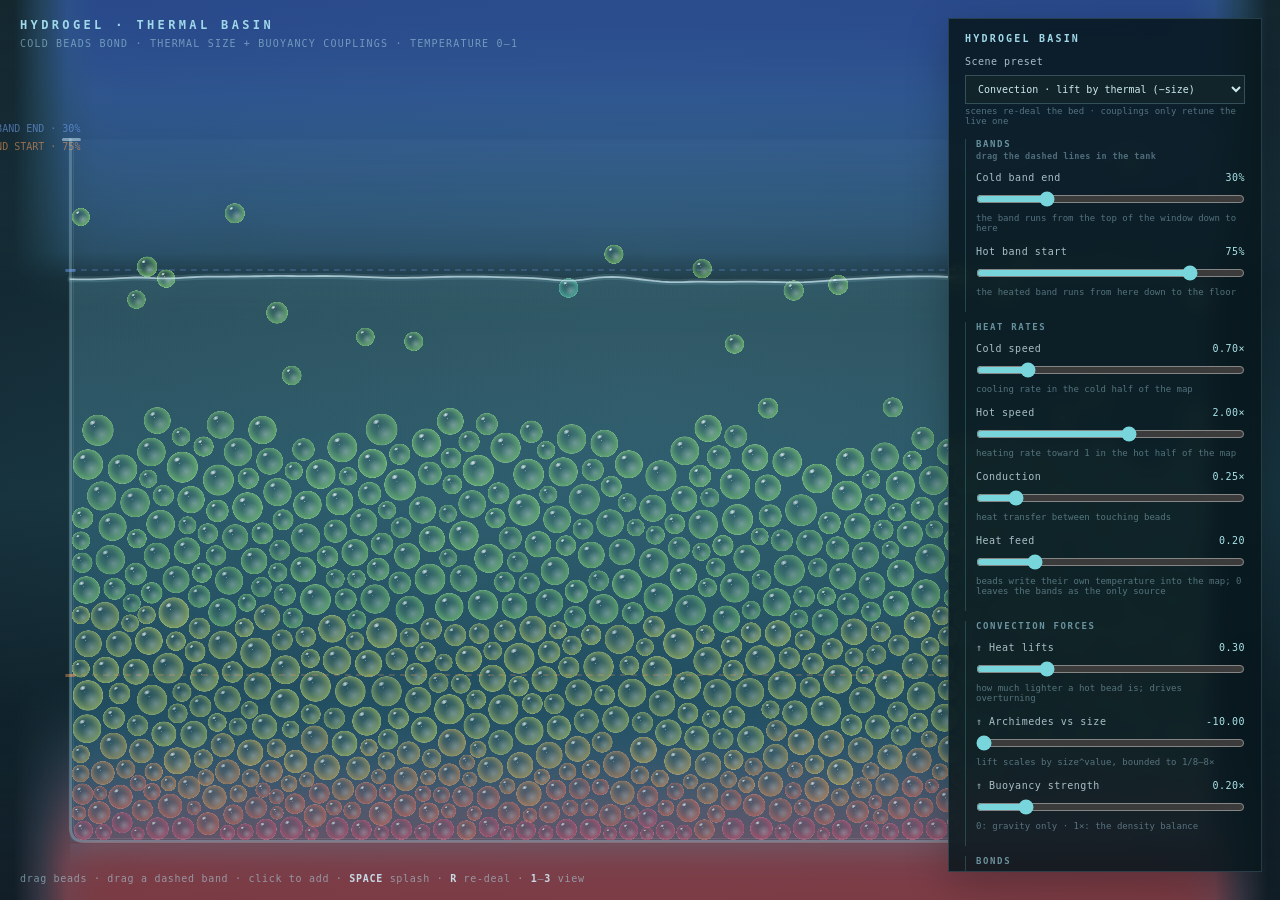
<file: index.html>
<!DOCTYPE html>
<html lang="en">
<head>
<meta charset="utf-8"/>
<meta name="viewport" content="width=device-width, initial-scale=1, maximum-scale=1, user-scalable=no"/>
<title>Hydrogel Basin — Thermal Study</title>
<style>
	html,body{margin:0;padding:0;height:100%;overflow:hidden;background:#0b1418;color:#d8edf2;font-family:ui-monospace,SFMono-Regular,Menlo,Consolas,monospace}
	canvas{display:block;width:100vw;height:100vh;touch-action:none;cursor:default}
	.hud,.hint,.stats{position:fixed;user-select:none;-webkit-user-select:none;pointer-events:none;z-index:2}
	.hud{left:20px;top:18px;max-width:min(52vw,520px)}
	.hud h1{margin:0;font-size:12px;font-weight:700;letter-spacing:.28em;color:#9fd8e8}
	.hud p{margin:6px 0 0;font-size:10px;letter-spacing:.12em;color:rgba(170,215,230,.55)}
	.hint{left:20px;bottom:16px;font-size:10px;letter-spacing:.07em;color:rgba(170,215,230,.58)}
	.hint b{color:rgba(210,240,250,.88);font-weight:600}
	.stats{right:20px;bottom:16px;font-size:10px;letter-spacing:.12em;color:rgba(170,215,230,.65);text-align:right}
	.controls{position:fixed;z-index:3;right:18px;top:18px;width:280px;max-height:calc(100vh - 76px);overflow:auto;padding:14px 16px;background:rgba(8,23,29,.86);border:1px solid rgba(159,216,232,.19);box-shadow:0 12px 40px rgba(0,0,0,.24);backdrop-filter:blur(10px)}
	.controls h2{font-size:10px;letter-spacing:.22em;text-transform:uppercase;color:#9fd8e8;margin:0 0 12px}
	.control{display:block;margin:11px 0 13px}
	.group{margin:0 0 6px;padding:0 0 2px 10px;border-left:1px solid rgba(120,213,219,.22)}
	.group h3{margin:10px 0 2px;font-size:9px;letter-spacing:.18em;text-transform:uppercase;color:rgba(159,216,232,.62);font-weight:600}
	.group h3 em{display:block;font-style:normal;letter-spacing:.04em;text-transform:none;color:rgba(170,215,230,.42);font-size:8.5px;margin-top:2px}
	.control span{display:flex;justify-content:space-between;gap:12px;font-size:10px;letter-spacing:.05em;color:rgba(210,236,242,.78)}
	.control output{color:#a9e2e8;font-variant-numeric:tabular-nums}
	.control input{width:100%;margin:8px 0 0;accent-color:#78d5db}
	.control select{width:100%;margin:8px 0 0;padding:7px 8px;border:1px solid rgba(159,216,232,.25);background:#10242a;color:#cde9ee;font:10px ui-monospace,SFMono-Regular,Menlo,Consolas,monospace}
	.control select:focus{outline:1px solid rgba(159,216,232,.55)}
	.control small{display:block;font-size:9px;color:rgba(170,215,230,.45);margin-top:2px}
	.actions{display:flex;gap:8px;margin-top:12px}
	.echo{display:block;margin-top:8px;font-size:9px;line-height:1.45;color:rgba(170,215,230,.5);word-break:break-word}
	.echo.ok{color:#9ef0c0}
	.echo.bad{color:#f3b6b6}
	.temp-key{display:flex;align-items:center;gap:8px;margin-top:10px;font-size:9px;color:rgba(170,215,230,.55)}
	.temp-key i{height:5px;flex:1;background:linear-gradient(90deg,#5686f5,#4dcbdc,#88d66d,#e8bf55,#e95170)}
	button{flex:1;padding:8px 9px;border:1px solid rgba(159,216,232,.25);background:rgba(91,163,177,.10);color:#bde7ec;font:10px ui-monospace,SFMono-Regular,Menlo,Consolas,monospace;letter-spacing:.08em;cursor:pointer}
	button:hover,button[aria-pressed="true"]{background:rgba(91,190,200,.25);border-color:rgba(159,216,232,.55)}
	@media(max-width:700px){.controls{right:8px;top:8px;width:min(258px,calc(100vw - 32px));max-height:55vh;padding:10px 12px}.hud{top:12px;left:12px;max-width:calc(100vw - 300px)}.hud h1{font-size:10px}.hud p{display:none}.hint{left:12px;bottom:10px;max-width:48vw;font-size:9px}.stats{right:12px;bottom:10px;font-size:9px}}
</style>
</head>
<body>
<canvas id="c"></canvas>
<div class="hud">
	<h1>HYDROGEL&nbsp;&middot;&nbsp;THERMAL BASIN</h1>
	<p>COLD BEADS BOND · THERMAL SIZE + BUOYANCY COUPLINGS · TEMPERATURE 0—1</p>
</div>
<aside class="controls" aria-label="Simulation controls">
	<h2>Hydrogel basin</h2>
	<label class="control"><span>Scene preset</span><select id="scenarioPreset"></select><small>scenes re-deal the bed · couplings only retune the live one</small></label>

	<section class="group" aria-label="Thermal bands">
		<h3>Bands <em>drag the dashed lines in the tank</em></h3>
		<label class="control"><span>Cold band end <output id="coldZoneValue">30%</output></span><input id="coldZoneEnd" type="range" value="30"><small>the band runs from the top of the window down to here</small></label>
		<label class="control"><span>Hot band start <output id="hotZoneValue">75%</output></span><input id="hotZoneStart" type="range" value="75"><small>the heated band runs from here down to the floor</small></label>
	</section>

	<section class="group" aria-label="Heat rates">
		<h3>Heat rates</h3>
		<label class="control"><span>Cold speed <output id="coldPowerValue">0.70×</output></span><input id="coldPower" type="range" value="0.7"><small>cooling rate in the cold half of the map</small></label>
		<label class="control"><span>Hot speed <output id="hotPowerValue">2.00×</output></span><input id="hotPower" type="range" value="2"><small>heating rate toward 1 in the hot half of the map</small></label>
		<label class="control"><span>Conduction <output id="conductionValue">0.25×</output></span><input id="conductionRate" type="range" value="0.25"><small>heat transfer between touching beads</small></label>
		<label class="control"><span>Heat feed <output id="heatFeedValue">0.20</output></span><input id="heatFeed" type="range" value="0.2"><small>beads write their own temperature into the map; 0 leaves the bands as the only source</small></label>
	</section>

	<section class="group" aria-label="Convection forces">
		<h3>Convection forces</h3>
		<label class="control"><span>⇑ Heat lifts <output id="liftValue">0.30</output></span><input id="thermalLift" type="range" value="0.3"><small>how much lighter a hot bead is; drives overturning</small></label>
		<label class="control"><span>⇑ Archimedes vs size <output id="archValue">-10.00</output></span><input id="archSize" type="range" value="-10"><small>lift scales by size^value, bounded to 1/8–8×</small></label>
		<label class="control"><span>⇑ Buoyancy strength <output id="buoyancyValue">0.20×</output></span><input id="buoyancy" type="range" value="0.2"><small>0: gravity only · 1×: the density balance</small></label>
	</section>

	<section class="group" aria-label="Bonds">
		<h3>Bonds</h3>
		<label class="control"><span>Bond strength <output id="bondStrengthValue">0.40</output></span><input id="bondStrength" type="range" value="0.4"><small>stiffness of a cold contact bond</small></label>
		<label class="control"><span>Bond vs temperature <output id="bondTempValue">2.5</output></span><input id="bondTempExp" type="range" value="2.5"><small>higher: only near-freezing contacts bond at full strength</small></label>
	</section>

	<section class="group" aria-label="Scene">
		<h3>Scene</h3>
		<label class="control"><span>Thermal size <output id="sizeValue">-1.00</output></span><input id="sizeResponse" type="range" value="-1"><small>negative: hot shrinks · positive: hot grows</small></label>
		<label class="control"><span>Water level <output id="waterValue">30%</output></span><input id="waterFrac" type="range" value="30"><small>waterline share of the window; the bed re-floats without a re-deal</small></label>
		<label class="control"><span>Canvas coverage <output id="fillValue">40%</output></span><input id="fillFraction" type="range" value="40"><small id="countValue">0 beads at typical size</small></label>
		<label class="control"><span>Typical radius <output id="radiusValue">14 px</output></span><input id="typicalRadius" type="range" value="14"><small>collision radius at temperature 0.5</small></label>
		<label class="control"><span>Average mass <output id="massValue">1.00×</output></span><input id="massScale" type="range" value="1"><small>inertia scale; buoyancy density stays independent</small></label>
	</section>

	<div class="actions"><button id="viewToggle" type="button" aria-pressed="true">View: temperature</button><button id="redeal" type="button">Re-deal bed</button></div>
	<div class="actions"><button id="copySettings" type="button">Copy settings</button><button id="pasteSettings" type="button">Paste settings</button><button id="resetSettings" type="button">Defaults</button></div>
	<small id="settingsEcho" class="echo">copy writes the scene as JSON · paste reads the clipboard</small>
	<div class="temp-key"><span>0 cold</span><i></i><span>1 hot</span></div>
</aside>
<div class="hint" id="hint">drag beads · drag a dashed band · click to add · <b>SPACE</b> splash · <b>R</b> re-deal · <b>1</b>–<b>3</b> view</div>
<div class="stats" id="stats"></div>
<script src="js/engine.js"></script>
<script src="js/render.js"></script>
<script src="js/profile.js"></script>
<script src="js/app.js"></script>
</body>
</html>
</file>
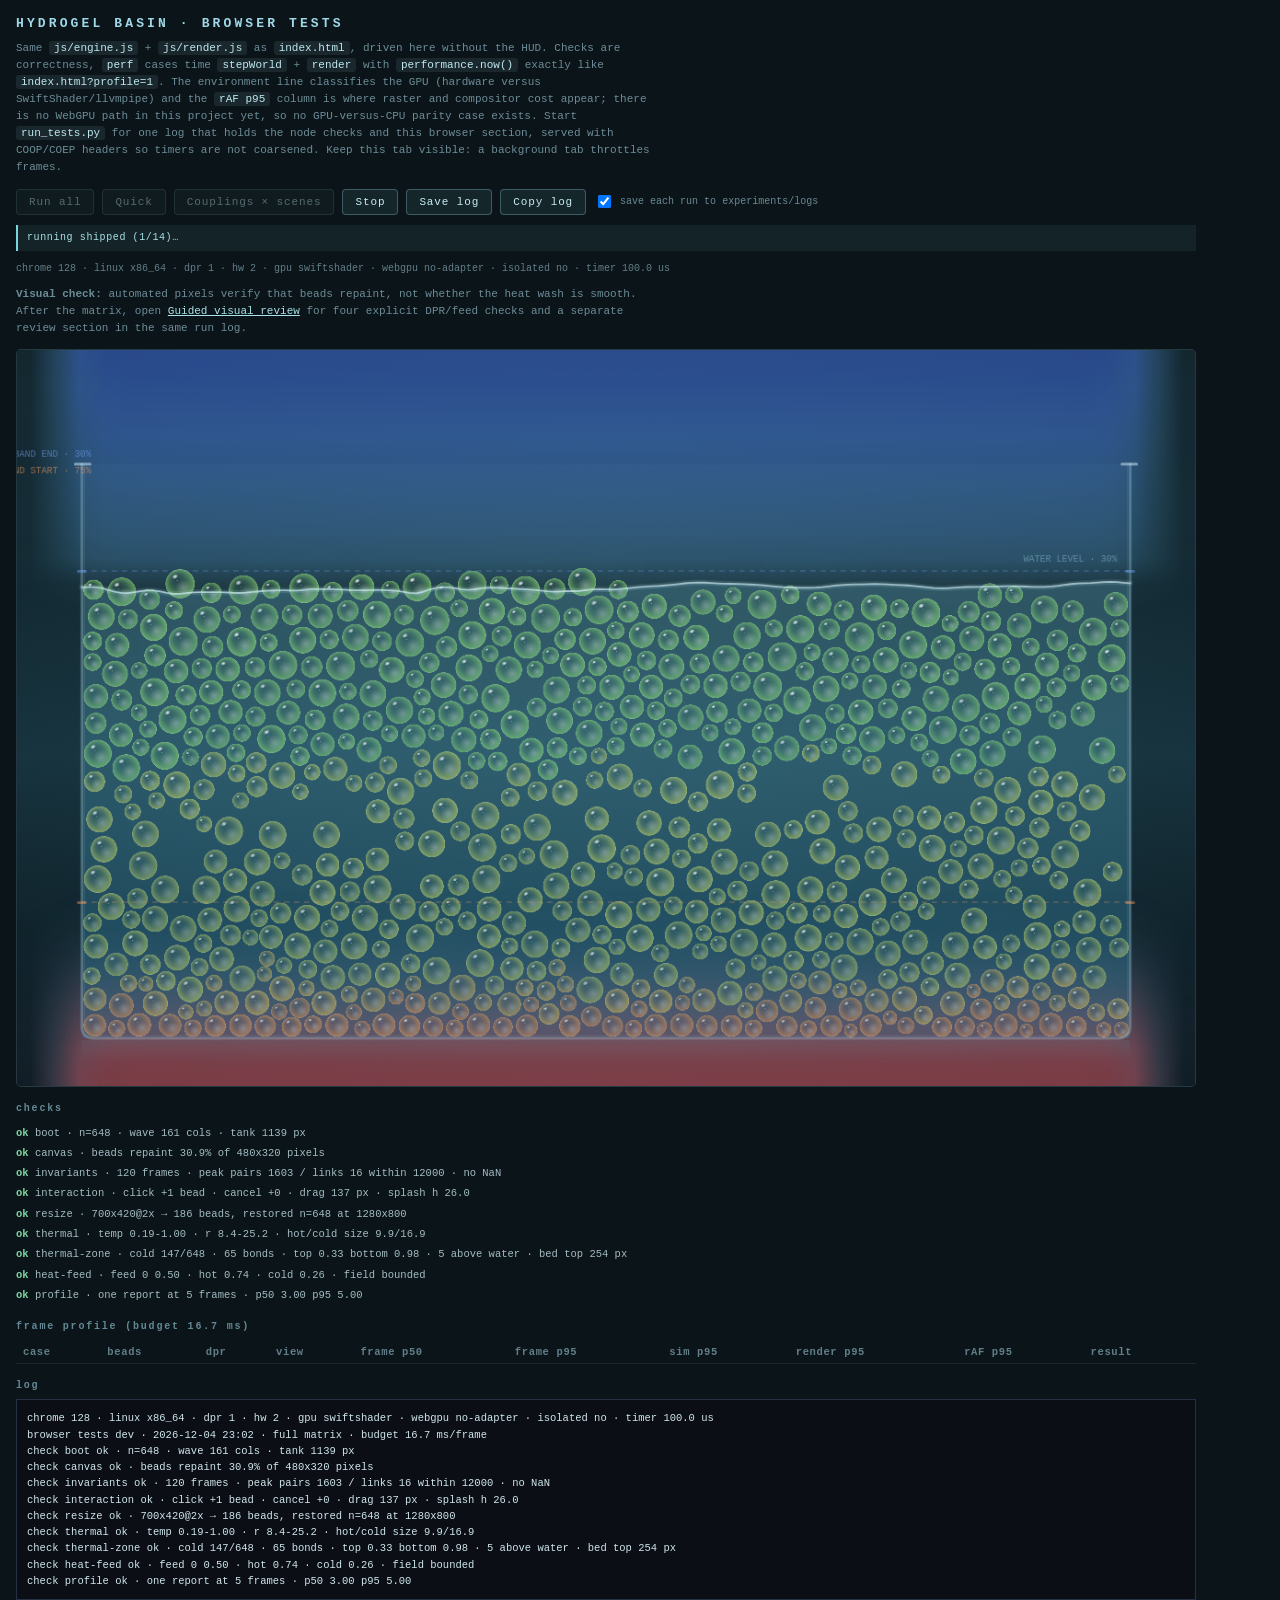
<file: tests.html>
<!DOCTYPE html>
<html lang="en">
<head>
<meta charset="utf-8"/>
<meta name="viewport" content="width=device-width, initial-scale=1"/>
<title>Hydrogel Basin — browser tests</title>
<style>
	html,body{margin:0;padding:0;background:#0b1418;color:#cfe6ec;font:12px/1.55 ui-monospace,SFMono-Regular,Menlo,Consolas,monospace}
	body{padding:14px 16px 28px;max-width:1180px}
	h1{margin:0;font-size:13px;letter-spacing:.24em;color:#9fd8e8;font-weight:700}
	p.sub{margin:6px 0 12px;max-width:96ch;font-size:11px;color:rgba(170,215,230,.62)}
	code{background:rgba(159,216,232,.10);padding:1px 5px;border-radius:3px;color:#bfe9f0}
	a{color:#a9e2e8}
	.toolbar{display:flex;flex-wrap:wrap;gap:8px;align-items:center;margin:0 0 10px}
	button{padding:6px 12px;border:1px solid rgba(159,216,232,.3);background:rgba(91,163,177,.13);color:#c6ecf1;font:11px ui-monospace,SFMono-Regular,Menlo,Consolas,monospace;letter-spacing:.08em;cursor:pointer;border-radius:4px}
	button:hover:not(:disabled){background:rgba(91,190,200,.26);border-color:rgba(159,216,232,.6)}
	button:disabled{opacity:.4;cursor:default}
	button.saved,button.saved:disabled{border-color:rgba(127,214,164,.6);background:rgba(127,214,164,.16);color:#9ef0c0;opacity:1;cursor:default}
	button.copied{border-color:rgba(120,213,219,.6);background:rgba(120,213,219,.16);color:#a9e2e8}
	label.auto{display:flex;gap:6px;align-items:center;font-size:10px;color:rgba(170,215,230,.6)}
	#status{margin:0 0 10px;padding:5px 9px;border-left:2px solid #78d5db;background:rgba(120,213,219,.08);font-size:10px;letter-spacing:.06em;color:#a9e2e8;min-height:16px}
	#status.bad{border-color:#e07070;background:rgba(224,112,112,.10);color:#f3b6b6}
	#status.ok{border-color:#7fd6a4;background:rgba(127,214,164,.10);color:#9ef0c0}
	#env{font-size:10px;color:rgba(170,215,230,.55);margin:0 0 10px;word-break:break-word}
	.stage{overflow:hidden;margin:0 0 12px;border:1px solid rgba(159,216,232,.16);border-radius:5px;background:#0e1a20;max-width:100%}
	canvas{display:block;transform-origin:top left}
	table{width:100%;border-collapse:collapse;font-size:10.5px;margin:0 0 12px}
	th,td{text-align:left;padding:3px 7px;border-bottom:1px solid rgba(159,216,232,.1);white-space:nowrap}
	th{color:rgba(170,215,230,.55);font-weight:600;letter-spacing:.06em}
	td.num{font-variant-numeric:tabular-nums}
	td.ok{color:#7fd6a4}
	td.bad{color:#e07070}
	#checks{list-style:none;margin:0 0 12px;padding:0;font-size:10.5px}
	#checks li{padding:2px 0;color:rgba(200,230,238,.8)}
	#checks b.ok{color:#7fd6a4;font-weight:600}
	#checks b.bad{color:#e07070;font-weight:600}
	h2{font-size:10px;letter-spacing:.18em;color:rgba(159,216,232,.6);margin:14px 0 6px;font-weight:600}
	pre#out{white-space:pre-wrap;word-break:break-word;background:#0b0e15;border:1px solid #263043;padding:10px;max-height:46vh;overflow:auto;font-size:10.5px;margin:0}
</style>
</head>
<body>
<h1>HYDROGEL BASIN · BROWSER TESTS</h1>
<p class="sub">Same <code>js/engine.js</code> + <code>js/render.js</code> as <code>index.html</code>, driven here without the HUD.
Checks are correctness, <code>perf</code> cases time <code>stepWorld</code> + <code>render</code> with <code>performance.now()</code> exactly like
<code>index.html?profile=1</code>. The environment line classifies the GPU (hardware versus SwiftShader/llvmpipe) and the <code>rAF p95</code>
column is where raster and compositor cost appear; there is no WebGPU path in this project yet, so no GPU-versus-CPU parity case exists.
Start <code>run_tests.py</code> for one log that holds the node checks and this browser section, served with COOP/COEP headers so timers
are not coarsened. Keep this tab visible: a background tab throttles frames.</p>
<div class="toolbar">
	<button id="run" type="button">Run all</button>
	<button id="quick" type="button">Quick</button>
	<button id="couplings" type="button">Couplings × scenes</button>
	<button id="stop" type="button" disabled>Stop</button>
	<button id="save" type="button">Save log</button>
	<button id="copy" type="button">Copy log</button>
	<label class="auto"><input id="auto" type="checkbox" checked/> save each run to experiments/logs</label>
</div>
<div id="status">booting…</div>
<p id="env"></p>
<p class="sub"><strong>Visual check:</strong> automated pixels verify that beads repaint, not whether the heat wash is smooth. After the matrix, open <a id="visualLink" href="visual.html">Guided visual review</a> for four explicit DPR/feed checks and a separate review section in the same run log.</p>
<div class="stage" id="stage"><canvas id="c" width="640" height="400"></canvas></div>
<h2>checks</h2>
<ul id="checks"></ul>
<section id="profile-section">
<h2>frame profile (budget 16.7 ms)</h2>
<table>
	<thead><tr><th>case</th><th>beads</th><th>dpr</th><th>view</th><th>frame p50</th><th>frame p95</th><th>sim p95</th><th>render p95</th><th>rAF p95</th><th>result</th></tr></thead>
	<tbody id="rows"></tbody>
</table>
</section>
<section id="coupling-section" hidden>
<h2>couplings × scenes · seeded, 8 s at 60 Hz</h2>
<p class="sub">Each scene is dealt from the same seed, then the coupling retunes its live bed. The first row in each group is that scene's untouched baseline. Δ is versus that baseline, not versus the shipped thermal scene. Cold means T &lt; 0.483; links have stiffness ≥ 0.02. This short-run snapshot is not a 20 s balance guarantee. Keep the tab visible for frame times; Stop leaves an incomplete result.</p>
<table>
	<thead><tr><th>scene</th><th>coupling</th><th>feed</th><th>beads</th><th>cold (Δ)</th><th>links (Δ)</th><th>mean T (Δ)</th><th>above water</th><th>frame p95</th><th>result</th></tr></thead>
	<tbody id="coupling-rows"></tbody>
</table>
</section>
<h2>log</h2>
<pre id="out"></pre>
<script src="js/engine.js"></script>
<script src="js/render.js"></script>
<script src="js/profile.js"></script>
<script>
"use strict";

var $ = function (id) { return document.getElementById(id); };
var canvas = $("c");
var ctx = canvas.getContext("2d", { alpha: false });
var stageEl = $("stage"), outEl = $("out"), rowsEl = $("rows"), checksEl = $("checks"), envEl = $("env");
var couplingRowsEl = $("coupling-rows"), couplingSectionEl = $("coupling-section"), profileSectionEl = $("profile-section");
var LOG = [];
var BUSY = false;
var STOPPED = false;
var VERDICT = "";
var LAST_CHECKS = null;		// kept so a second matrix run can skip re-running the checks
var SAVED_TEXT = "";		// the exact log text that is already in the run log
var SAVED_PATH = "";
var SAVING = false;
var COPY_TIMER = 0;

var VIEW_W = 1280, VIEW_H = 800;
/* ?budget=60 raises the frame budget for a host that cannot time a browser frame:
   the node sandbox compiles this page through vm.runInContext, which leaves the
   engine unoptimized and roughly ten times slower. A browser run reads 16.7. */
function budgetFromSearch() {
	var match = searchString().match(/[?&]budget=([\d.]+)/);
	var value = match ? Number(match[1]) : 0;
	return value > 0 ? value : 16.7;
}
var BUDGET_MS = budgetFromSearch();

/* three scene weights and three draw variants: the matrix archive/0.3-plan.md asks for */
var SIZES = {
	light: { id: "light", fill: 0.42, radius: 21 },
	default: { id: "default", fill: 0.50, radius: 14 },
	cap: { id: "cap", fill: 0.70, radius: 10 },
};
var VARIANTS = {
	dpr1: { id: "dpr1", dpr: 1, view: "density" },
	dpr2: { id: "dpr2", dpr: 2, view: "density" },
	"dpr1-temp": { id: "dpr1-temp", dpr: 1, view: "temp" },
};
var PROFILES = {
	full: { warm: 45, measure: 150, sizes: ["light", "default", "cap"], variants: ["dpr1", "dpr2", "dpr1-temp"], extras: true },
	quick: { warm: 20, measure: 90, sizes: ["default"], variants: ["dpr1", "dpr2"], extras: false },
};
/* cold/high-link preset, stirred near-cap and heat-map cap at both DPRs:
   the interaction and renderer cases */
var PRESET_CASE = { id: "cold-links", fill: 0.50, radius: 14, dpr: 1, view: "density", preset: [-1, -4], rates: [2, 2], warm: 240, measure: 150 };
var STIR_CASE = { id: "stirred-cap", fill: 0.70, radius: 10, dpr: 1, view: "density", interaction: true, warm: 60, measure: 120 };
var MATRIX_SEED = 0x9e3779b9;
var HEAT_CASE = { id: "heat cap", fill: 0.70, radius: 10, dpr: 1, view: "heat", warm: 45, measure: 150, seed: MATRIX_SEED };
var HEAT_DPR2_CASE = { id: "heat cap dpr2", fill: 0.70, radius: 10, dpr: 2, view: "heat", warm: 45, measure: 150, seed: MATRIX_SEED };
/* the scene the app actually opens with, straight from the engine's settings */
var SHIPPED_CASE = { id: "shipped", settings: SETTINGS, dpr: 1, view: SETTINGS.view, warm: 90, measure: 150 };

function couplingCases() {
	var cases = [];
	for (var i = 0; i < PRESETS.length; i++) {
		var scene = PRESETS[i];
		if (scene.kind !== "scene") continue;
		for (var j = -1; j < PRESETS.length; j++) {
			var coupling = j < 0 ? null : PRESETS[j];
			if (coupling && coupling.kind !== "coupling") continue;
			cases.push({ id: scene.id + " / " + (coupling ? coupling.id : "baseline"), scene: scene.id,
				coupling: coupling ? coupling.id : "baseline", dpr: 1, view: scene.settings.view,
				warm: 420, measure: 60 });
		}
	}
	return cases;
}

/* ---------------------------- log + status ---------------------------- */

function say(line) {
	LOG.push(line);
	outEl.textContent = LOG.join("\n");
	outEl.scrollTop = outEl.scrollHeight;
	console.log(line);
	refreshSave();		// new content: the previous save no longer covers this log
}

function setStatus(text, tone) {
	$("status").textContent = text;
	$("status").className = tone || "";
}

/* the runner passes ?version= so a downloaded log carries the same prefix as the run log */
function versionFromQuery() {
	var match = searchString().match(/[?&]version=([^&]+)/);
	return match ? decodeURIComponent(match[1]) : "dev";
}

var VERSION = versionFromQuery();
$("visualLink").href = "visual.html?version=" + encodeURIComponent(VERSION);

function fileStamp() {
	var d = new Date(), pad = function (n) { return (n < 10 ? "0" : "") + n; };
	return d.getFullYear() + "-" + pad(d.getMonth() + 1) + "-" + pad(d.getDate()) + "-"
		+ pad(d.getHours()) + "-" + pad(d.getMinutes()) + "-" + pad(d.getSeconds());
}

function stamp() {
	var d = new Date(), pad = function (n) { return (n < 10 ? "0" : "") + n; };
	return d.getFullYear() + "-" + pad(d.getMonth() + 1) + "-" + pad(d.getDate()) + " " + pad(d.getHours()) + ":" + pad(d.getMinutes());
}

function searchString() {
	if (typeof location !== "undefined" && location.search !== undefined) return location.search;
	return window.location && window.location.search ? window.location.search : "";
}

/* ---------------------------- environment ---------------------------- */

function versionIn(text, pattern) {
	var match = text.match(pattern);
	return match ? match[1] : "";
}

function browserName() {
	var ua = (typeof navigator !== "undefined" && navigator.userAgent) || "";
	if (/Edg\//.test(ua)) return "edge " + versionIn(ua, /Edg\/(\d+)/);
	if (/OPR\//.test(ua)) return "opera " + versionIn(ua, /OPR\/(\d+)/);
	if (/Firefox\//.test(ua)) return "firefox " + versionIn(ua, /Firefox\/(\d+)/);
	if (/Chrome\//.test(ua)) return "chrome " + versionIn(ua, /Chrome\/(\d+)/);
	if (/Version\//.test(ua) && /Safari\//.test(ua)) return "safari " + versionIn(ua, /Version\/(\d+)/);
	return "browser";
}

function osArch() {
	var text = ((typeof navigator !== "undefined" && (navigator.userAgent + " " + navigator.platform)) || "");
	var os = /Windows|Win32|Win64/.test(text) ? "win" : /Macintosh|Mac/.test(text) ? "mac" : /Android|Linux|X11|CrOS/.test(text) ? "linux" : "os";
	var arch = /aarch64|arm64|ARM64/.test(text) ? "arm64" : "x86_64";
	return os + " " + arch;
}

/* one word for the GPU class: enough to tell a measurement from a software raster */
function gpuClass(text) {
	var word = String(text || "").toLowerCase();
	if (word.indexOf("swiftshader") >= 0) return "swiftshader";
	if (word.indexOf("llvmpipe") >= 0 || word.indexOf("software") >= 0) return "software";
	if (word.indexOf("nvidia") >= 0) return "nvidia";
	if (word.indexOf("amd") >= 0 || word.indexOf("radeon") >= 0) return "amd";
	if (word.indexOf("intel") >= 0) return "intel";
	if (word.indexOf("apple") >= 0) return "apple";
	if (word.indexOf("angle") >= 0) return "angle";
	return "unknown";
}

function gpuName() {
	try {
		var probe = document.createElement("canvas");
		var gl = probe.getContext("webgl2") || probe.getContext("webgl");
		if (!gl) return "no-webgl";
		var info = gl.getExtension("WEBGL_debug_renderer_info");
		return gpuClass(info ? gl.getParameter(info.UNMASKED_RENDERER_WEBGL) : gl.getParameter(gl.RENDERER));
	} catch (error) {
		return "probe-failed";
	}
}

async function webgpuName() {
	if (typeof navigator === "undefined" || !navigator.gpu) return "none";
	try {
		var adapter = await navigator.gpu.requestAdapter();
		if (!adapter) return "no-adapter";
		var info = adapter.info || {};
		return gpuClass([info.vendor, info.architecture, info.description].join(" "));
	} catch (error) {
		return "error";
	}
}

/* smallest performance.now() step: 5 us when cross-origin isolated, 100 us otherwise */
function timerTickMicros() {
	var best = Infinity, last = performance.now();
	for (var i = 0; i < 100000; i++) {
		var t = performance.now();
		if (t === last) continue;
		var delta = t - last;
		if (delta > 0 && delta < best) best = delta;
		last = t;
	}
	return best === Infinity ? NaN : best * 1000;
}

var ENV_LINE = "";

async function envLine() {
	var isolated = typeof crossOriginIsolated !== "undefined" ? crossOriginIsolated : !!(typeof self !== "undefined" && self.crossOriginIsolated);
	var parts = [
		browserName(),
		osArch(),
		"dpr " + ((typeof window !== "undefined" && window.devicePixelRatio) || 1),
		"hw " + ((typeof navigator !== "undefined" && navigator.hardwareConcurrency) || "?"),
		"gpu " + gpuName(),
		"webgpu " + (await webgpuName()),
		"isolated " + (isolated ? "yes" : "no"),
		"timer " + timerTickMicros().toFixed(1) + " us",
	];
	ENV_LINE = parts.join(" · ");
	envEl.textContent = ENV_LINE;
	return ENV_LINE;
}

/* ---------------------------- checks ---------------------------- */

var SPRITES = null, TEMP_SPRITES = null;

/* render.js leaves sprite arrays to the caller (app.js attaches the prebuilt ones) */
function sceneAssets(world) {
	if (!SPRITES) {
		SPRITES = buildSprites();
		TEMP_SPRITES = buildTemperatureSprites();
	}
	var assets = makeAssets(ctx, world);
	assets.sprites = SPRITES;
	assets.tempSprites = TEMP_SPRITES;
	return assets;
}

function passed(detail) { return { ok: true, detail: detail }; }
function failed(detail) { return { ok: false, detail: detail }; }

function beadCountFor(world, W, H) {
	return Math.round(world.fillFraction * W * H / (Math.PI * 1.027 * world.rBar * world.rBar));
}

function checkBoot() {
	var world = createWorld(VIEW_W, VIEW_H);
	var expected = Math.min(world.cap, beadCountFor(world, VIEW_W, VIEW_H));
	if (Math.abs(world.n - expected) > 2) return failed("spawned " + world.n + " beads, coverage asks for " + expected);
	if (!(world.wave.n > 50)) return failed("wave field has " + world.wave.n + " columns");
	if (world.linkN !== 0) return failed("spawn left " + world.linkN + " links");
	return passed("n=" + world.n + " · wave " + world.wave.n + " cols · tank " + Math.round(world.tank.x1 - world.tank.x0) + " px");
}

function readPixels(context, W, H) {
	try {
		var image = context.getImageData(0, 0, W, H);
		return image && image.data && image.data.length === W * H * 4 ? image.data : null;
	} catch (error) {
		return null;
	}
}

function checkCanvas() {
	var W = 480, H = 320;
	var world = createWorld(W, H);
	canvas.width = W;
	canvas.height = H;
	ctx.setTransform(1, 0, 0, 1, 0, 0);
	var assets = sceneAssets(world);
	var n = world.n;
	world.n = 0;
	render(ctx, world, assets);
	var empty = readPixels(ctx, W, H);
	world.n = n;
	render(ctx, world, assets);
	var full = readPixels(ctx, W, H);
	if (!empty || !full) return passed("pixel readback unavailable here — visual check skipped");
	var changed = 0;
	for (var i = 0; i < full.length; i += 4) {
		if (full[i] !== empty[i] || full[i + 1] !== empty[i + 1] || full[i + 2] !== empty[i + 2]) changed++;
	}
	var share = changed / (W * H);
	if (share < 0.01) return failed("beads repainted only " + (share * 100).toFixed(2) + "% of the canvas");
	return passed("beads repaint " + (share * 100).toFixed(1) + "% of " + W + "x" + H + " pixels");
}

function invariantBreak(world) {
	if (world.linkActiveN > world.linkN) return "linkActiveN " + world.linkActiveN + " > linkN " + world.linkN;
	if (world.linkN > world.pairN) return "linkN " + world.linkN + " > pairN " + world.pairN;
	if (world.pairN > world.pairA.length) return "pairN " + world.pairN + " > buffer " + world.pairA.length;
	var t = world.tank;
	for (var i = 0; i < world.n; i++) {
		if (!isFinite(world.x[i]) || !isFinite(world.y[i]) || !isFinite(world.vx[i]) || !isFinite(world.vy[i]) || !isFinite(world.r[i])) return "non-finite state at bead " + i;
		if (!(world.temp[i] >= 0 && world.temp[i] <= 1)) return "temperature " + world.temp[i] + " outside 0..1 at bead " + i;
		if (world.x[i] < t.x0 - 40 || world.x[i] > t.x1 + 40) return "bead " + i + " crossed a side wall";
		if (world.y[i] < -world.H * 0.5 || world.y[i] > t.y1 + 40) return "bead " + i + " escaped the basin";
	}
	return "";
}

function checkInvariants() {
	var world = createWorld(VIEW_W, VIEW_H);
	var peakPairs = 0, peakLinks = 0;
	for (var f = 0; f < 120; f++) {
		if (f === 40) splash(world);
		if (f === 60) pointerDown(world, 520, 520, 0);
		if (f > 60 && f < 70) pointerMove(world, 520 + f * 5, 500);
		if (f === 70) pointerUp(world, 500);
		stepWorld(world, 1 / 60);
		if (world.pairN > peakPairs) peakPairs = world.pairN;
		if (world.linkActiveN > peakLinks) peakLinks = world.linkActiveN;
		var broken = invariantBreak(world);
		if (broken) return failed("frame " + f + ": " + broken);
	}
	return passed("120 frames · peak pairs " + peakPairs + " / links " + peakLinks + " within " + world.pairA.length + " · no NaN");
}

function checkInteraction() {
	var world = createWorld(VIEW_W, VIEW_H);
	var t = world.tank;
	var airX = -1, airY = -1;
	for (var gy = 20; gy < VIEW_H - 20 && airX < 0; gy += 24) {
		for (var gx = 20; gx < VIEW_W - 20; gx += 24) {
			if (pickBead(world, gx, gy, 20) < 0) { airX = gx; airY = gy; break; }
		}
	}
	if (airX < 0) return failed("no point in the view is free of beads, so a click cannot be isolated");
	var before = world.n;
	pointerDown(world, airX, airY, 0);
	pointerUp(world, 100);
	if (world.n !== before + 1) return failed("click added " + (world.n - before) + " beads instead of one");
	var afterClick = world.n;
	pointerDown(world, airX, airY, 0);
	pointerUp(world, Infinity);
	if (world.n !== afterClick) return failed("pointer cancel added a bead");
	var target = -1;
	for (var i = 0; i < world.n; i++) {
		if (world.y[i] > world.waterY + 40 && (target < 0 || world.x[i] < world.x[target])) target = i;
	}
	if (target < 0) return failed("no bead below the waterline to grab");
	var startX = world.x[target], startY = world.y[target];
	pointerDown(world, startX, startY, 0);
	var grabbed = world.pointer.grab;
	if (grabbed < 0) return failed("pointer did not grab the bead under the cursor");
	for (var f = 1; f <= 30; f++) {
		pointerMove(world, startX + f * 6, startY - f * 2);
		stepWorld(world, 1 / 60);
	}
	pointerUp(world, 1000);
	var moved = Math.hypot(world.x[grabbed] - startX, world.y[grabbed] - startY);
	if (moved < 8) return failed("held drag moved the bead " + moved.toFixed(1) + " px");
	if (world.n !== afterClick) return failed("a held drag added a bead");
	splash(world);
	var height = 0;
	for (var j = 0; j < world.wave.n; j++) height = Math.max(height, Math.abs(world.wave.h[j]));
	if (height < 0.5) return failed("splash left the water line flat");
	return passed("click +1 bead · cancel +0 · drag " + moved.toFixed(0) + " px · splash h " + height.toFixed(1));
}

function checkResize() {
	var world = createWorld(VIEW_W, VIEW_H);
	var n0 = world.n, dpr = 2;
	canvas.width = Math.round(700 * dpr);
	canvas.height = Math.round(420 * dpr);
	ctx.setTransform(dpr, 0, 0, dpr, 0, 0);
	resizeWorld(world, 700, 420);
	if (canvas.width !== 1400 || canvas.height !== 840) return failed("backing store " + canvas.width + "x" + canvas.height);
	var n1 = world.n;
	if (!(n1 > 30 && n1 < n0)) return failed("re-deal gave " + n1 + " beads (was " + n0 + " at 1280x800)");
	var assets = sceneAssets(world);
	stepWorld(world, 1 / 60);
	render(ctx, world, assets);
	resizeWorld(world, VIEW_W, VIEW_H);
	if (Math.abs(world.n - n0) > 2) return failed("restore gave " + world.n + " beads, expected " + n0);
	return passed("700x420@2x → " + n1 + " beads, restored n=" + world.n + " at 1280x800");
}

function checkThermal() {
	var world = createWorld(VIEW_W, VIEW_H);
	setSourceRate(world, 4);
	setConductionRate(world, 4);
	setSizeResponse(world, 1);
	for (var f = 0; f < 240; f++) stepWorld(world, 1 / 60);
	var tMin = 1, tMax = 0, rMin = Infinity, rMax = 0, vMax = 0;
	for (var i = 0; i < world.n; i++) {
		tMin = Math.min(tMin, world.temp[i]);
		tMax = Math.max(tMax, world.temp[i]);
		rMin = Math.min(rMin, world.r[i]);
		rMax = Math.max(rMax, world.r[i]);
		vMax = Math.max(vMax, Math.hypot(world.vx[i], world.vy[i]));
	}
	if (tMax - tMin < 0.2) return failed("temperature spread " + (tMax - tMin).toFixed(2) + " stays flat at 4x sources");
	var lo = world.rBar * 0.72 * Math.SQRT1_2 * 0.995;
	var hi = world.rBar * 1.28 * Math.SQRT2 * 1.005;
	if (rMin < lo || rMax > hi) return failed("radius " + rMin.toFixed(1) + "-" + rMax.toFixed(1) + " outside " + lo.toFixed(1) + "-" + hi.toFixed(1));
	if (vMax > 1600 * 1.01) return failed("speed " + vMax.toFixed(0) + " px/s beyond the clamp");
	/* hot beads must end up smaller with a negative response; baseSize is removed
	   so the comparison is the thermal factor alone, not the random drawing */
	setSizeResponse(world, -1);
	for (var g = 0; g < 120; g++) stepWorld(world, 1 / 60);
	var order = [];
	for (var k = 0; k < world.n; k++) order.push(k);
	order.sort(function (a, b) { return world.temp[a] - world.temp[b]; });
	var q = Math.max(1, Math.floor(order.length * 0.2));
	var coldSum = 0, hotSum = 0;
	for (var m = 0; m < q; m++) {
		coldSum += world.r[order[m]] / world.baseSize[order[m]];
		hotSum += world.r[order[order.length - 1 - m]] / world.baseSize[order[order.length - 1 - m]];
	}
	if (hotSum >= coldSum) return failed("negative response did not shrink hot beads (" + (hotSum / q).toFixed(1) + " vs " + (coldSum / q).toFixed(1) + ")");
	return passed("temp " + tMin.toFixed(2) + "-" + tMax.toFixed(2) + " · r " + rMin.toFixed(1) + "-" + rMax.toFixed(1) + " · hot/cold size " + (hotSum / q).toFixed(1) + "/" + (coldSum / q).toFixed(1));
}

/* Seeded like the experiments: an unseeded deal occasionally lands a bed that never
   reaches the cold band, and a check that flakes cannot guard a scene. */
function withSeed(seed, body) {
	var saved = Math.random, rng = seed;
	Math.random = function () {
		rng ^= rng << 13; rng ^= rng >>> 17; rng ^= rng << 5;
		return (rng >>> 0) / 4294967296;
	};
	try { return body(); } finally { Math.random = saved; }
}

/* The plan's live-feel item: at the DEFAULT rates the cold band must reach the bed,
   otherwise thermal bonds are invisible without turning the sliders up. */
function checkThermalZone() {
	return withSeed(0x9e3779b9, measureThermalZone);
}

function measureThermalZone() {
	var world = createWorld(VIEW_W, VIEW_H);
	for (var f = 0; f < 480; f++) stepWorld(world, 1 / 60);
	var links = 0, cold = 0, above = 0, topTemps = [], bottomSum = 0, bottomN = 0, bedY = [];
	for (var k = 0; k < world.linkN; k++) if (world.linkK[k] >= 0.02) links++;
	for (var j = 0; j < world.n; j++) bedY.push(world.y[j]);
	bedY.sort(function (a, b) { return a - b; });
	var bedTop = bedY[Math.floor(bedY.length * 0.02)];
	var span = Math.max(1, world.tank.y1 - bedTop);
	var topEdge = bedTop + span * 0.25, bottomEdge = bedTop + span * 0.75;
	for (var i = 0; i < world.n; i++) {
		if (world.temp[i] < 0.483) cold++;
		if (world.y[i] < world.waterY) above++;
		if (world.y[i] < topEdge) topTemps.push(world.temp[i]);
		if (world.y[i] > bottomEdge) { bottomSum += world.temp[i]; bottomN++; }
	}
	if (cold < 100) return failed("only " + cold + " of " + world.n + " beads cool enough to bond after 8 s at 1x");
	if (links < 1) return failed("no active crust bonds after 8 s at 1x");
	topTemps.sort(function (a, b) { return a - b; });
	var top = topTemps.length ? topTemps[Math.floor(topTemps.length * 0.5)] : 0;
	var bottom = bottomN ? bottomSum / bottomN : 0;
	if (!(top < 0.50 && bottom > 0.80)) return failed("band contrast weak: top median " + top.toFixed(2) + " bottom " + bottom.toFixed(2));
	/* the shipped scene: the bed must sit under the water and reach the cold band,
	   while the heated floor stays in the hot band. Half the beads float, so a few
	   of them bobbing at the surface is expected -- a bed standing out of the water
	   is not. */
	if (above > world.n * 0.08) return failed(above + " of " + world.n + " beads stand above the waterline");
	if (bedTop < world.waterY - 40) return failed("the bed top (" + Math.round(bedTop) + " px) is " + Math.round(world.waterY - bedTop) + " px out of the water");
	if (bedTop - world.rBar * 1.28 > world.coldZoneEnd * VIEW_H) return failed("the bed top (" + Math.round(bedTop) + " px) misses the cold band");
	if (world.tank.y1 < world.hotZoneStart * VIEW_H) return failed("the hot band starts below the floor");
	/* with the source off nothing leaves T=0.5, so no bead may bond */
	var neutral = createWorld(VIEW_W, VIEW_H);
	setSourceRate(neutral, 0);
	setConductionRate(neutral, 0);
	for (var g = 0; g < 60; g++) stepWorld(neutral, 1 / 60);
	for (var m = 0; m < neutral.linkN; m++) {
		if (neutral.linkK[m] >= 0.02) return failed("a bond formed with the thermal source off");
	}
	return passed("cold " + cold + "/" + world.n + " · " + links + " bonds · top " + top.toFixed(2) + " bottom " + bottom.toFixed(2)
		+ " · " + above + " above water · bed top " + Math.round(bedTop) + " px");
}

/* Two-way heat: a bead writes its own temperature into the cell it occupies, so a hot
   bead must lift the field at its cell and a cold one must lower it -- and feed 0 must
   leave the field to the bands alone. */
/* the cell a bead sits in: heatAt interpolates four cells, which would dilute a single
   bead's write to a quarter of what it is */
function heatCell(world, x, y) {
	var h = world.heat;
	var cx = Math.max(0, Math.min(h.gx - 1, Math.floor(x / h.cw)));
	var cy = Math.max(0, Math.min(h.gy - 1, Math.floor(y / h.ch)));
	var i = cy * h.gx + cx;
	return { value: h.field[i], band: h.band[i] };
}

function loneBeadWorld(temp, feed, frames) {
	var world = createWorld(400, 300);
	setHeatFeed(world, 0);
	var f;
	for (f = 0; f < 4; f++) stepWorld(world, 1 / 60);
	world.n = 1;
	world.x[0] = 200; world.y[0] = 150; world.px[0] = 200; world.py[0] = 150;
	world.vx[0] = 0; world.vy[0] = 0;
	world.r[0] = 12; world.baseSize[0] = 12 / world.rBar; world.dens[0] = 1; world.invM[0] = 1 / 144;
	world.temp[0] = temp;
	setHeatFeed(world, feed);
	for (f = 0; f < frames; f++) {
		world.x[0] = 200; world.y[0] = 150; world.vx[0] = 0; world.vy[0] = 0;
		stepWorld(world, 1 / 60);
	}
	var cell = heatCell(world, world.x[0], world.y[0]);	// the cell the bead is in, after its drift
	return { world: world, band: cell.band, at: cell.value, version: world.heat.version };
}

function checkHeatFeed() {
	var quiet = loneBeadWorld(1, 0, 6);
	var frozen = quiet.version;
	for (var f = 0; f < 20; f++) stepWorld(quiet.world, 1 / 60);
	if (quiet.world.heat.version !== frozen) return failed("feed 0 kept the field live");
	var hot = loneBeadWorld(1, 1, 6);
	if (!(hot.at > quiet.at + 0.05)) return failed("a hot bead lifted its cell only to " + hot.at.toFixed(3) + " from " + quiet.at.toFixed(3));
	var cold = loneBeadWorld(0, 1, 6);
	if (!(cold.at < quiet.at - 0.05)) return failed("a cold bead lowered its cell only to " + cold.at.toFixed(3) + " from " + quiet.at.toFixed(3));
	var flood = loneBeadWorld(1, 1, 6).world;
	splash(flood);
	for (var g = 0; g < 60; g++) stepWorld(flood, 1 / 60);
	var field = flood.heat.field;
	for (var i = 0; i < field.length; i++) {
		if (!isFinite(field[i]) || field[i] < 0 || field[i] > 1) return failed("the field left 0..1 at cell " + i + ": " + field[i]);
	}
	return passed("feed 0 " + quiet.at.toFixed(2) + " · hot " + hot.at.toFixed(2) + " · cold " + cold.at.toFixed(2) + " · field bounded");
}

function checkProfile() {
	var profiler = createProfiler(5);
	for (var i = 1; i <= 4; i++) if (profiler.record(i, i, i)) return failed("reported at " + i + " frames");
	if (!profiler.record(5, 2, 3)) return failed("no report at frame 5");
	var summary = profiler.summary();
	if (summary.frames !== 5 || !(summary.frame.p95 >= summary.frame.p50)) return failed("summary " + JSON.stringify(summary));
	if (!/^PROFILE 5F · FRAME p50 \d+\.\d\d p95 \d+\.\d\d · SIM p50 \d+\.\d\d p95 \d+\.\d\d · RENDER p50 \d+\.\d\d p95 \d+\.\d\d MS$/.test(profiler.line())) return failed("report line " + profiler.line());
	if (profiler.record(9, 9, 9)) return failed("kept recording after the report");
	var samples = createSamples(3);
	samples.add(4);
	samples.add(1);
	samples.add(9);
	var stats = samples.summary();
	if (stats.p50 !== 4 || stats.p95 !== 9) return failed("sample percentiles " + JSON.stringify(stats));
	return passed("one report at " + summary.frames + " frames · p50 " + summary.frame.p50.toFixed(2) + " p95 " + summary.frame.p95.toFixed(2));
}

var CHECKS = [
	{ id: "boot", run: checkBoot },
	{ id: "canvas", run: checkCanvas },
	{ id: "invariants", run: checkInvariants },
	{ id: "interaction", run: checkInteraction },
	{ id: "resize", run: checkResize },
	{ id: "thermal", run: checkThermal },
	{ id: "thermal-zone", run: checkThermalZone },
	{ id: "heat-feed", run: checkHeatFeed },
	{ id: "profile", run: checkProfile },
];

function runChecks() {
	var results = [];
	checksEl.innerHTML = "";
	for (var i = 0; i < CHECKS.length; i++) {
		var entry = { id: CHECKS[i].id, ok: false, detail: "" };
		try {
			var outcome = CHECKS[i].run();
			entry.ok = outcome.ok;
			entry.detail = outcome.detail;
		} catch (error) {
			entry.detail = "threw " + (error && error.message ? error.message : error);
		}
		results.push(entry);
		say("check " + entry.id + " " + (entry.ok ? "ok" : "FAILED") + " · " + entry.detail);
		checksEl.innerHTML += "<li><b class=\"" + (entry.ok ? "ok" : "bad") + "\">" + (entry.ok ? "ok" : "fail") + "</b> " + entry.id + " · " + entry.detail + "</li>";
	}
	return results;
}

/* ---------------------------- perf cases ---------------------------- */

function perfCases(profile) {
	var spec = PROFILES[profile] || PROFILES.full;
	var cases = [copyCase(SHIPPED_CASE)];	// always first: the scene the app opens with
	for (var i = 0; i < spec.sizes.length; i++) {
		var size = SIZES[spec.sizes[i]];
		for (var j = 0; j < spec.variants.length; j++) {
			var variant = VARIANTS[spec.variants[j]];
			cases.push({ id: size.id + " " + variant.id, fill: size.fill, radius: size.radius, dpr: variant.dpr, view: variant.view, warm: spec.warm, measure: spec.measure });
		}
	}
	if (!spec.extras) return cases;
	cases.push(copyCase(PRESET_CASE));
	cases.push(copyCase(STIR_CASE));
	cases.push(copyCase(HEAT_CASE));
	cases.push(copyCase(HEAT_DPR2_CASE));
	return cases;
}

function copyCase(source) {
	var copy = {};
	for (var key in source) if (Object.prototype.hasOwnProperty.call(source, key)) copy[key] = source[key];
	return copy;
}

function fitStage() {
	var parent = canvas.parentNode;
	var width = parent && parent.clientWidth ? parent.clientWidth : VIEW_W;
	var scale = Math.min(1, width / VIEW_W);
	canvas.style.width = VIEW_W + "px";
	canvas.style.height = VIEW_H + "px";
	canvas.style.transform = "scale(" + scale + ")";
	stageEl.style.height = Math.round(VIEW_H * scale) + "px";
}

function resizeBackingStore(dpr) {
	canvas.width = Math.round(VIEW_W * dpr);
	canvas.height = Math.round(VIEW_H * dpr);
	ctx.setTransform(dpr, 0, 0, dpr, 0, 0);
	fitStage();
}

function rowVerdict(row) {
	return row.stopped ? "stopped" : row.invalid ? "invalid state" : row.frame.p95 <= BUDGET_MS ? "within budget" : "over budget";
}

function addCouplingRow(row, baseline) {
	var verdict = rowVerdict(row);
	var delta = function (value, base, digits) {
		var change = value - base;
		return (change >= 0 ? "+" : "") + change.toFixed(digits);
	};
	var compare = baseline && row !== baseline;
	var text = "<td>" + row.scene + "</td><td>" + row.coupling + "</td><td>" + row.feed.toFixed(2) + "</td>"
		+ "<td>" + row.n + "</td><td>" + row.cold + (compare ? " (" + delta(row.cold, baseline.cold, 0) + ")" : "") + "</td>"
		+ "<td>" + row.links + (compare ? " (" + delta(row.links, baseline.links, 0) + ")" : "") + "</td>"
		+ "<td>" + row.meanT.toFixed(2) + (compare ? " (" + delta(row.meanT, baseline.meanT, 2) + ")" : "") + "</td>"
		+ "<td>" + row.above + "</td><td>" + row.frame.p95.toFixed(2) + " ms</td>"
		+ "<td class=\"" + (verdict === "within budget" ? "ok" : "bad") + "\">" + verdict + "</td>";
	var tr = document.createElement("tr");
	tr.innerHTML = text;
	couplingRowsEl.appendChild(tr);
	return compare ? " · Δcold " + delta(row.cold, baseline.cold, 0)
		+ " Δlinks " + delta(row.links, baseline.links, 0) + " ΔT " + delta(row.meanT, baseline.meanT, 2) : "";
}

function addRow(row) {
	var verdict = rowVerdict(row);
	var text = "<td>" + row.id + "</td>"
		+ "<td class=\"num\">" + row.n + "</td>"
		+ "<td class=\"num\">" + row.dpr + "</td>"
		+ "<td>" + row.view + "</td>"
		+ "<td class=\"num\">" + row.frame.p50.toFixed(2) + "</td>"
		+ "<td class=\"num\">" + row.frame.p95.toFixed(2) + "</td>"
		+ "<td class=\"num\">" + row.sim.p95.toFixed(2) + "</td>"
		+ "<td class=\"num\">" + row.render.p95.toFixed(2) + "</td>"
		+ "<td class=\"num\">" + row.interval.p95.toFixed(2) + "</td>"
		+ "<td class=\"" + (verdict === "within budget" ? "ok" : "bad") + "\">" + verdict + "</td>";
	var tr = document.createElement("tr");
	tr.innerHTML = text;
	rowsEl.appendChild(tr);
}

function couplingState(world) {
	var cold = 0, sum = 0, above = 0, invalid = false, links = 0;
	for (var i = 0; i < world.n; i++) {
		var t = world.temp[i];
		if (!isFinite(t) || t < 0 || t > 1 || !isFinite(world.x[i]) || !isFinite(world.y[i])
			|| !isFinite(world.vx[i]) || !isFinite(world.vy[i])) invalid = true;
		if (t < 0.483) cold++;
		if (world.y[i] < world.waterY) above++;
		sum += t;
	}
	for (var k = 0; k < world.linkN; k++) if (world.linkK[k] >= 0.02) links++;
	return { cold: cold, links: links, meanT: sum / world.n, above: above, invalid: invalid || !isFinite(sum) };
}

/* One case: build the scene, time stepWorld and render on requestAnimationFrame.
   The rAF interval is recorded too — it is where a slow compositor shows up. */
function runPerfCase(kase, options) {
	var warm = options && options.warm !== undefined ? options.warm : kase.warm;
	var measure = options && options.measure !== undefined ? options.measure : kase.measure;
	return new Promise(function (resolve) {
		var world;
		function deal() {
			world = createWorld(VIEW_W, VIEW_H);
			if (kase.scene) applySettings(world, PRESET_BY_ID[kase.scene].settings);
			else if (kase.settings) applySettings(world, kase.settings);
			else {
				setFillFraction(world, kase.fill);
				setTypicalRadius(world, kase.radius);
			}
			spawnBed(world);
			if (kase.scene && kase.coupling !== "baseline") applySettings(world, PRESET_BY_ID[kase.coupling].settings);
		}
		if (kase.seed || kase.scene) withSeed(kase.seed || MATRIX_SEED, deal);
		else deal();
		if (kase.preset) {
			setSizeResponse(world, kase.preset[0]);
			setArchSize(world, kase.preset[1]);
		}
		if (kase.rates) {
			setSourceRate(world, kase.rates[0]);
			setConductionRate(world, kase.rates[1]);
		}
		/* the app's own view switch, so the matrix measures the draw path it ships */
		setView(world, kase.view || "density");
		resizeBackingStore(kase.dpr);
		var assets = sceneAssets(world);
		var profiler = createProfiler(measure);
		var intervals = createSamples(measure);
		var index = 0, lastNow = 0;
		var total = warm + measure;
		var row = null;
		if (kase.interaction) pointerDown(world, VIEW_W * 0.5, VIEW_H * 0.65, performance.now());

		function emptyStats() { return { p50: 0, p95: 0 }; }

		function finish(stopped) {
			var summary = profiler.count
				? profiler.summary()
				: { frames: 0, frame: emptyStats(), sim: emptyStats(), render: emptyStats() };
			var state = kase.scene ? couplingState(world) : null;
			row = {
				id: kase.id, scene: kase.scene, coupling: kase.coupling, n: world.n,
				links: state ? state.links : world.linkActiveN, feed: world.heatFeed,
				size: world.sizeResponse, arch: world.archSize, buoyancy: world.buoyancy,
				cold: state ? state.cold : 0, meanT: state ? state.meanT : 0,
				above: state ? state.above : 0, invalid: state ? state.invalid : false,
				dpr: kase.dpr || 1, view: world.view,
				stopped: !!stopped, frames: summary.frames,
				frame: summary.frame, sim: summary.sim, render: summary.render,
				interval: intervals.count ? intervals.summary() : emptyStats(),
			};
			if (!kase.scene) addRow(row);
			if (!kase.scene) say("perf " + row.id + " · n=" + row.n + " links=" + row.links + " · frame p50 " + row.frame.p50.toFixed(2)
				+ " p95 " + row.frame.p95.toFixed(2) + " · sim p95 " + row.sim.p95.toFixed(2)
				+ " · render p95 " + row.render.p95.toFixed(2) + " · rAF p95 " + row.interval.p95.toFixed(2)
				+ (row.stopped ? " · stopped" : row.frame.p95 <= BUDGET_MS ? "" : " · OVER " + BUDGET_MS + " ms"));
			resolve(row);
		}

		function frame(now) {
			if (STOPPED) {
				if (kase.interaction) pointerUp(world, now);
				finish(true);
				return;
			}
			var interval = lastNow ? now - lastNow : 0;
			lastNow = now;
			if (kase.interaction) {
				pointerMove(world, VIEW_W * (0.5 + 0.22 * Math.sin(index * 0.11)), VIEW_H * (0.65 + 0.12 * Math.cos(index * 0.09)));
				if (index === 0) splash(world);
			}
			var t0 = performance.now();
			stepWorld(world, 1 / 60);
			var t1 = performance.now();
			render(ctx, world, assets);
			var t2 = performance.now();
			var recorded = index >= warm;
			if (recorded) {
				profiler.record(t2 - t0, t1 - t0, t2 - t1);
				if (interval > 0) intervals.add(interval);
			}
			if (++index >= total) {
				if (kase.interaction) pointerUp(world, now);
				finish(false);
				return;
			}
			requestAnimationFrame(frame);
		}

		lastNow = 0;
		requestAnimationFrame(frame);
	});
}

async function runPerf(cases, options) {
	var rows = [], baselines = {};
	for (var i = 0; i < cases.length; i++) {
		if (STOPPED) break;
		setStatus("running " + cases[i].id + " (" + (i + 1) + "/" + cases.length + ")…");
		var row = await runPerfCase(cases[i], options);
		rows.push(row);
		if (row.scene) {
			if (row.coupling === "baseline" && !row.stopped) baselines[row.scene] = row;
			var change = addCouplingRow(row, baselines[row.scene]);
			say("coupling " + row.id + " · feed=" + row.feed.toFixed(2) + " n=" + row.n
				+ " cold=" + row.cold + " links=" + row.links + " meanT=" + row.meanT.toFixed(2)
				+ " above=" + row.above + change + " · frame p95 " + row.frame.p95.toFixed(2)
				+ " · sim p95 " + row.sim.p95.toFixed(2) + " · render p95 " + row.render.p95.toFixed(2)
				+ " · rAF p95 " + row.interval.p95.toFixed(2) + " · " + rowVerdict(row));
		}
		if (row.stopped) break;
	}
	return rows;
}

/* ---------------------------- run + report ---------------------------- */

function summarise(checks, rows, expected) {
	var checksPassed = 0, within = 0, worst = null, worstInterval = null;
	for (var i = 0; i < checks.length; i++) if (checks[i].ok) checksPassed++;
	for (var j = 0; j < rows.length; j++) {
		if (rows[j].stopped) continue;
		if (!rows[j].invalid && rows[j].frame.p95 <= BUDGET_MS) within++;
		if (!worst || rows[j].frame.p95 > worst.frame.p95) worst = rows[j];
		if (!worstInterval || rows[j].interval.p95 > worstInterval.interval.p95) worstInterval = rows[j];
	}
	var measured = rows.filter(function (row) { return !row.stopped; }).length;
	var complete = expected === undefined || rows.length === expected;
	var ok = checksPassed === checks.length && within === measured && measured > 0 && complete && !STOPPED;
	return {
		ok: ok,
		checks: checksPassed + "/" + checks.length,
		perf: within + "/" + measured,
		worst: worst,
		line: "RESULT " + (ok ? "pass" : "fail") + " · checks " + checksPassed + "/" + checks.length
			+ " · perf " + within + "/" + measured + " within " + BUDGET_MS + " ms"
			+ (!complete || STOPPED ? " · incomplete " + rows.length + "/" + (expected || rows.length) : "")
			+ (worst ? " · worst p95 " + worst.frame.p95.toFixed(2) + " ms (" + worst.id + ")" : "")
			+ (worstInterval ? " · worst rAF " + worstInterval.interval.p95.toFixed(2) + " ms (" + worstInterval.id + ")" : ""),
	};
}

async function run(profileName, overrides) {
	if (BUSY) return null;
	BUSY = true;
	STOPPED = false;
	LOG.length = 0;
	rowsEl.innerHTML = "";
	couplingRowsEl.innerHTML = "";
	couplingSectionEl.hidden = profileName !== "couplings";
	profileSectionEl.hidden = profileName === "couplings";
	checksEl.innerHTML = "";
	outEl.textContent = "";
	$("run").disabled = true;
	$("quick").disabled = true;
	$("couplings").disabled = true;
	$("stop").disabled = false;
	var started = performance.now();
	try {
		if (!ENV_LINE) say(await envLine());
		else say(ENV_LINE);
		var profile = profileName === "quick" || profileName === "couplings" ? profileName : "full";
		say("browser tests " + VERSION + " · " + stamp() + " · " + profile + " matrix · budget " + BUDGET_MS + " ms/frame"
			+ (profile === "couplings" ? " · seed 0x9e3779b9 · 8 s per case" : ""));
		setStatus("checks…");
		/* options.checks === false reuses the previous verdict, for a matrix rerun from
		   a driver that already ran them (a second node sandbox pass) */
		var reuse = overrides && overrides.checks === false && LAST_CHECKS;
		var checks = reuse ? LAST_CHECKS : runChecks();
		LAST_CHECKS = checks;
		setStatus("perf…");
		var cases = profile === "couplings" ? couplingCases() : perfCases(profile);
		var rows = await runPerf(cases, overrides);
		var result = summarise(checks, rows, cases.length);
		say(result.line);
		say("wall " + ((performance.now() - started) / 1000).toFixed(1) + " s · tab must stay visible for honest frames");
		VERDICT = (result.ok ? "PASS · " : "FAIL · ") + result.line.replace(/^RESULT \w+ · /, "");
		setStatus(VERDICT, result.ok ? "ok" : "bad");
		await maybeSave();
		return { checks: checks, rows: rows, result: result };
	} catch (error) {
		say("harness threw: " + (error && error.stack ? error.stack : error));
		setStatus("harness threw — see the log", "bad");
		return null;
	} finally {
		BUSY = false;
		$("run").disabled = false;
		$("quick").disabled = false;
		$("couplings").disabled = false;
		$("stop").disabled = true;
	}
}

/* ---------------------------- save + copy ---------------------------- */

function logText() {
	return LOG.join("\n") + "\n";
}

/* "Saved" means this exact text is already in the run log. Any new line clears it,
   so the button can never paste the same section twice. */
function refreshSave() {
	var saved = !SAVING && LOG.length > 0 && logText() === SAVED_TEXT;
	var button = $("save");
	button.className = saved ? "saved" : "";
	button.textContent = SAVING ? "Saving…" : saved ? "Saved \u2713" : "Save log";
	button.disabled = SAVING || saved;
	button.title = saved ? "This run is already in " + SAVED_PATH : "Append this run to the log the runner opened";
}

function markSaved(path) {
	SAVED_TEXT = logText();
	SAVED_PATH = path;
	refreshSave();
}

function downloadLog(text) {
	var name = VERSION + "-tests-" + fileStamp() + ".log";
	var link = document.createElement("a");
	link.href = URL.createObjectURL(new Blob([text], { type: "text/plain" }));
	link.download = name;
	link.click();
	URL.revokeObjectURL(link.href);
	return name;
}

async function saveLog() {
	if (SAVING || !LOG.length) {
		if (!LOG.length) setStatus("nothing to save yet — run the tests first", "bad");
		return null;
	}
	var text = logText();
	if (text === SAVED_TEXT) {
		setStatus((VERDICT ? VERDICT + " · " : "") + "already saved · " + SAVED_PATH, "ok");
		return null;
	}
	SAVING = true;
	refreshSave();
	try {
		if (typeof fetch !== "function") {
			var name = downloadLog(text);
			say("[log] downloaded " + name + " (no log server)");
			markSaved(name);
			setStatus((VERDICT ? VERDICT + " · " : "") + "downloaded " + name, "ok");
			return null;
		}
		var response = await fetch("__log", { method: "POST", headers: { "content-type": "text/plain; charset=utf-8" }, body: text });
		if (!response.ok) throw new Error("server said " + response.status);
		var info = await response.json();
		if (info.duplicate) say("[log] already in " + info.path + " — nothing appended");
		else say("[log] appended to " + info.path);
		markSaved(info.path);
		setStatus((VERDICT ? VERDICT + " · " : "") + (info.duplicate ? "already saved · " : "saved · ") + info.path, "ok");
		return info;
	} catch (error) {
		var fallback = downloadLog(text);
		say("[log] no log server (" + (error && error.message ? error.message : error) + ") — downloaded " + fallback);
		markSaved(fallback);
		return null;
	} finally {
		SAVING = false;
		refreshSave();
	}
}

async function maybeSave() {
	if (!document.getElementById("auto").checked) return null;
	if (searchString().indexOf("save=0") >= 0) return null;
	return saveLog();
}

function copyFeedback(ok) {
	var button = $("copy");
	button.className = ok ? "copied" : "";
	button.textContent = ok ? "Copied \u2713" : "Copy log";
	clearTimeout(COPY_TIMER);
	COPY_TIMER = setTimeout(function () {
		button.className = "";
		button.textContent = "Copy log";
	}, 1400);
}

function copyLog() {
	var text = logText();
	function fallback() {
		var area = document.createElement("textarea");
		area.value = text;
		document.body.appendChild(area);
		area.select();
		var copied = false;
		try { copied = document.execCommand("copy"); } catch (error) { copied = false; }
		document.body.removeChild(area);
		copyFeedback(copied);
		setStatus(copied ? "copied " + LOG.length + " lines" : "clipboard blocked — use Save log", copied ? "ok" : "bad");
	}
	if (typeof navigator !== "undefined" && navigator.clipboard && navigator.clipboard.writeText) {
		navigator.clipboard.writeText(text).then(function () {
			copyFeedback(true);
			setStatus("copied " + LOG.length + " lines", "ok");
		}, fallback);
		return;
	}
	fallback();
}

/* ---------------------------- wiring ---------------------------- */

$("run").addEventListener("click", function () { run("full"); });
$("quick").addEventListener("click", function () { run("quick"); });
$("couplings").addEventListener("click", function () { run("couplings"); });
$("stop").addEventListener("click", function () { STOPPED = true; setStatus("stopping after the current frame…"); });
$("save").addEventListener("click", function () { saveLog(); });
$("copy").addEventListener("click", function () { copyLog(); });

var Harness = {
	VIEW_W: VIEW_W,
	VIEW_H: VIEW_H,
	BUDGET_MS: BUDGET_MS,
	env: envLine,
	checks: runChecks,
	perfCases: perfCases,
	couplingCases: couplingCases,
	runPerf: runPerf,
	summarise: summarise,
	run: run,
	save: saveLog,
};
window.Harness = Harness;

refreshSave();
startup();

async function startup() {
	say("booting…");
	await envLine();
	say(ENV_LINE);
	say("served " + (typeof location !== "undefined" ? location.protocol : "?") + " · Save needs run_tests.py; otherwise the log downloads");
	window.__ready = true;
	if (window.__harnessManual) {
		setStatus("ready — harness API in window.Harness");
		return;
	}
	var query = searchString();
	if (query.indexOf("run=0") >= 0) {
		setStatus("ready — press Run all or Quick (the log is empty until a run)");
		return;
	}
	run(query.indexOf("run=quick") >= 0 ? "quick" : "full");
}
</script>
</body>
</html>
</file>
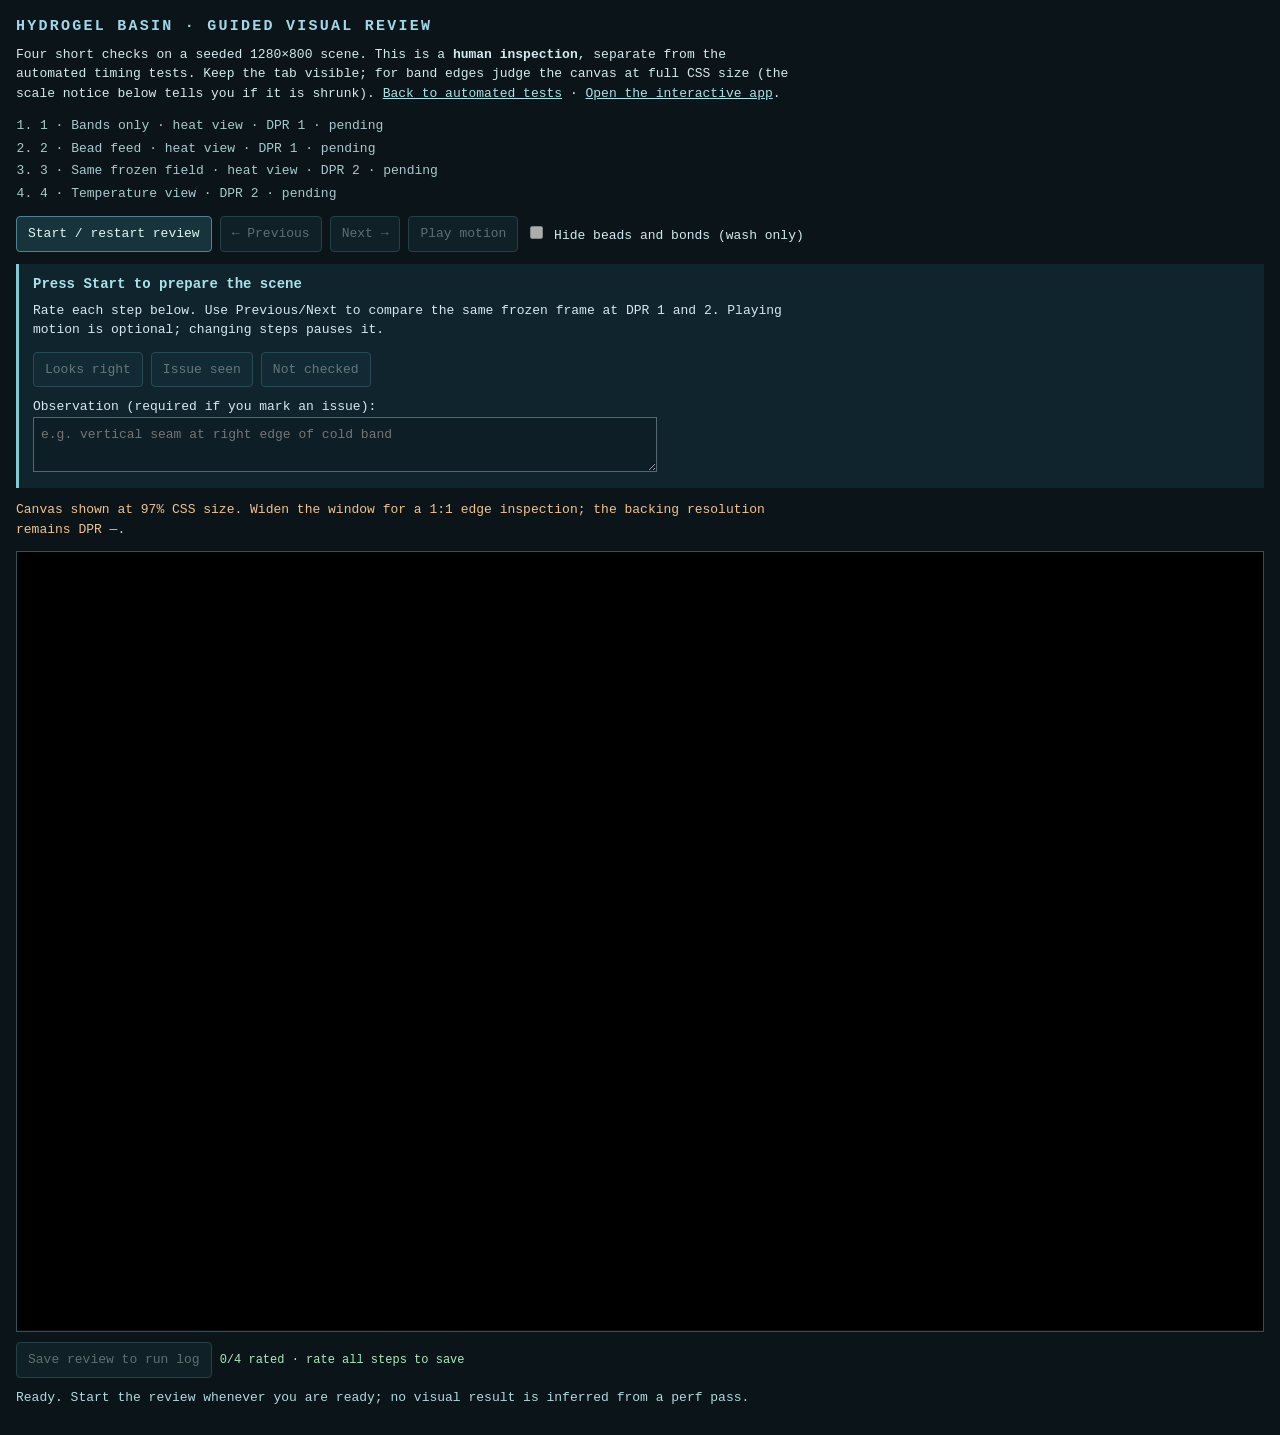
<file: visual.html>
<!DOCTYPE html>
<html lang="en">
<head>
<meta charset="utf-8"/>
<meta name="viewport" content="width=device-width, initial-scale=1"/>
<title>Hydrogel Basin — guided visual review</title>
<style>
	html,body{margin:0;background:#0b1418;color:#d3eaf0;font:13px/1.5 ui-monospace,SFMono-Regular,Menlo,Consolas,monospace}
	body{padding:16px;max-width:1282px;margin:auto}
	h1{font-size:15px;letter-spacing:.15em;color:#9fd8e8;margin:0 0 6px}
	p{margin:6px 0 12px;max-width:100ch}
	a{color:#a9e2e8}
	button{padding:7px 11px;background:#17333c;border:1px solid #4c8491;border-radius:4px;color:#e0f5f5;font:inherit;cursor:pointer}
	button:disabled{opacity:.4;cursor:default}
	button.selected{background:#30606a;border-color:#b4eeee}
	button.problem{background:#593638;border-color:#ed9999}
	.toolbar{display:flex;align-items:center;flex-wrap:wrap;gap:8px;margin:10px 0}
	#step{border-left:3px solid #7ecbd2;background:#10242d;padding:10px 14px;margin:12px 0}
	#step h2{font-size:14px;margin:0 0 4px;color:#a9e2e8}
	#look{color:#f1dfad}
	textarea{width:min(100%,80ch);box-sizing:border-box;min-height:48px;background:#0e1e26;color:#e4f4f4;border:1px solid #526974;padding:7px;font:inherit}
	#status,#scale{color:#b2d8df}
	#status{min-height:20px}
	#scale.warning{color:#f1c38d}
	.stage{width:min(1280px, calc(100% - 2px));overflow:hidden;border:1px solid #30505b;background:#10242d}
	canvas{display:block;transform-origin:top left}
	ol{padding-left:24px;color:#a9c9d0}
	ol li{margin:3px 0}
	ol li.current{color:#f1dfad;font-weight:bold}
	ol li.issue{color:#f1a5a5}
	ol li.good{color:#a9eabe}
	#saveState{font-size:12px;color:#a9eabe}
</style>
</head>
<body>
<h1>HYDROGEL BASIN · GUIDED VISUAL REVIEW</h1>
<p>Four short checks on a seeded 1280×800 scene. This is a <strong>human inspection</strong>, separate from the automated timing tests. Keep the tab visible; for band edges judge the canvas at full CSS size (the scale notice below tells you if it is shrunk). <a href="tests.html" id="testsLink">Back to automated tests</a> · <a href="index.html">Open the interactive app</a>.</p>
<ol id="outline"></ol>
<div class="toolbar">
	<button id="start" type="button">Start / restart review</button>
	<button id="prev" type="button" disabled>← Previous</button>
	<button id="next" type="button" disabled>Next →</button>
	<button id="play" type="button" disabled>Play motion</button>
	<label><input id="hide" type="checkbox" disabled/> Hide beads and bonds (wash only)</label>
</div>
<section id="step" aria-live="polite">
	<h2 id="title">Press Start to prepare the scene</h2>
	<p id="explain">Rate each step below. Use Previous/Next to compare the same frozen frame at DPR 1 and 2. Playing motion is optional; changing steps pauses it.</p>
	<p id="look"></p>
	<div class="toolbar" aria-label="Rate the current visual check">
		<button id="good" type="button" disabled>Looks right</button>
		<button id="issue" type="button" disabled>Issue seen</button>
		<button id="skip" type="button" disabled>Not checked</button>
	</div>
	<label for="note">Observation (required if you mark an issue):</label><br/>
	<textarea id="note" placeholder="e.g. vertical seam at right edge of cold band" disabled></textarea>
</section>
<p id="scale"></p>
<div class="stage" id="stage"><canvas id="c" width="1280" height="800"></canvas></div>
<div class="toolbar">
	<button id="save" type="button" disabled>Save review to run log</button>
	<span id="saveState">Rate all four steps before saving.</span>
</div>
<p id="status" role="status">Ready. Start the review whenever you are ready; no visual result is inferred from a perf pass.</p>
<script src="js/engine.js"></script>
<script src="js/render.js"></script>
<script>
"use strict";

var $ = function (id) { return document.getElementById(id); };
var canvas = $("c"), ctx = canvas.getContext("2d", { alpha: false });
var stage = $("stage"), world = null, assets = null, stepIndex = -1, playing = false, playToken = 0;
var reviewStamp = "", savedText = "", savedPath = "", warming = 480;
var verdicts = ["", "", "", ""], notes = ["", "", "", ""];
var sprites = buildSprites(), tempSprites = buildTemperatureSprites();
var W = 1280, H = 800, SEED = 0x9e3779b9;
var STEPS = [
	{ id: "bands", title: "1 · Bands only · heat view · DPR 1", feed: 0, dpr: 1, view: "heat",
		explain: "The bead write is OFF. Hide beads to see the field without occlusion. This is the reference before moving wakes are introduced.",
		look: "Look for a smooth cold-blue top and amber floor, a calm neutral middle, and band edges aligned with the dashed markers. No frozen wake or square-cell seams." },
	{ id: "wakes", title: "2 · Bead feed · heat view · DPR 1", feed: 0.2, dpr: 1, view: "heat",
		explain: "The shipped feed is ON in a fresh bed dealt with the same seed. Press Play motion briefly to see rising warm trails, then Pause before comparing resolution.",
		look: "Look for soft warm wakes behind rising beads and a cold shell around the crust. Trails should move with the beads, without hard rectangular cell edges." },
	{ id: "hires", title: "3 · Same frozen field · heat view · DPR 2", feed: 0.2, dpr: 2, view: "heat",
		explain: "Only the canvas backing resolution changes from step 2; the bed, heat cells and simulation frame stay fixed. Use Previous/Next to switch back and forth while paused.",
		look: "Look for new seams, blocky band contours or blurred edges that appear only at DPR 2. Hide beads in both steps to compare the wash itself." },
	{ id: "beads", title: "4 · Temperature view · DPR 2", feed: 0.2, dpr: 2, view: "temp",
		explain: "Same frozen bed as step 3, with the app's temperature palette instead of the heat overlay. Optionally play to watch the crust and plumes.",
		look: "Look for readable cold beads/bonds over the upper bed, hot beads rising from the floor, intact sprite rims and waterline; nothing should disappear or smear." },
];

function versionFromQuery() {
	var match = (typeof location !== "undefined" ? location.search : "").match(/[?&]version=([^&]+)/);
	return match ? decodeURIComponent(match[1]) : "dev";
}
var VERSION = versionFromQuery();
$("testsLink").href = "tests.html?run=0&version=" + encodeURIComponent(VERSION);

function withSeed(seed, body) {
	var saved = Math.random, rng = seed;
	Math.random = function () {
		rng ^= rng << 13; rng ^= rng >>> 17; rng ^= rng << 5;
		return (rng >>> 0) / 4294967296;
	};
	try { return body(); } finally { Math.random = saved; }
}

function makeWorld(feed) {
	return withSeed(SEED, function () {
		var next = createWorld(W, H);
		setFillFraction(next, 0.7);
		setTypicalRadius(next, 10);
		setHeatFeed(next, feed);
		spawnBed(next);
		for (var i = 0; i < warming; i++) stepWorld(next, 1 / 60);
		return next;
	});
}

function fit() {
	var available = stage.clientWidth || W;
	var scale = Math.min(1, available / W);
	canvas.style.width = W + "px";
	canvas.style.height = H + "px";
	canvas.style.transform = "scale(" + scale + ")";
	stage.style.height = Math.round(H * scale) + "px";
	$("scale").textContent = scale < 0.999
		? "Canvas shown at " + Math.round(scale * 100) + "% CSS size. Widen the window for a 1:1 edge inspection; the backing resolution remains DPR " + (stepIndex < 0 ? "—" : STEPS[stepIndex].dpr) + "."
		: "Canvas at 1:1 CSS size · backing DPR " + (stepIndex < 0 ? "—" : STEPS[stepIndex].dpr) + ".";
	$("scale").className = scale < 0.999 ? "warning" : "";
}

function draw() {
	if (!world) return;
	var n = world.n, links = world.linkActiveN;
	if ($("hide").checked) { world.n = 0; world.linkActiveN = 0; }
	try { render(ctx, world, assets); }
	finally { world.n = n; world.linkActiveN = links; }
}

function stopMotion() {
	playing = false;
	playToken++;
	$("play").textContent = "Play motion";
}

function playMotion() {
	if (stepIndex < 0) return;
	if (playing) { stopMotion(); return; }
	playing = true;
	$("play").textContent = "Pause motion";
	var token = ++playToken, last = performance.now();
	function frame(now) {
		if (!playing || token !== playToken) return;
		stepWorld(world, Math.min(0.05, (now - last) / 1000));
		last = now;
		draw();
		requestAnimationFrame(frame);
	}
	requestAnimationFrame(frame);
}

function updateOutline() {
	var items = [];
	for (var i = 0; i < STEPS.length; i++) {
		var state = verdicts[i];
		items.push("<li class=\"" + (i === stepIndex ? "current " : "") + (state === "issue" ? "issue" : state === "good" ? "good" : "") + "\">"
			+ STEPS[i].title + " · " + (state === "good" ? "looks right" : state === "issue" ? "issue seen" : state === "skip" ? "not checked" : "pending") + "</li>");
	}
	$("outline").innerHTML = items.join("");
}

function updateSave() {
	var rated = verdicts.filter(function (value) { return !!value; }).length;
	var missingNote = verdicts.some(function (value, i) { return value === "issue" && !notes[i].trim(); });
	var text = rated === STEPS.length && !missingNote ? reviewText() : "";
	$("save").disabled = !text || text === savedText;
	$("save").textContent = text && text === savedText ? "Saved ✓" : "Save review to run log";
	$("saveState").textContent = rated + "/" + STEPS.length + " rated"
		+ (missingNote ? " · add a note to each issue" : rated !== STEPS.length ? " · rate all steps to save"
			: text === savedText ? " · saved to " + savedPath : " · ready to save");
}

function showStep(index) {
	if (index < 0 || index >= STEPS.length) return;
	stopMotion();
	var previous = stepIndex;
	stepIndex = index;
	$("status").textContent = "Preparing step " + (index + 1) + "…";
	if (!world || index === 0 || previous === 0) world = makeWorld(STEPS[index].feed);
	setView(world, STEPS[index].view);
	canvas.width = W * STEPS[index].dpr;
	canvas.height = H * STEPS[index].dpr;
	ctx.setTransform(STEPS[index].dpr, 0, 0, STEPS[index].dpr, 0, 0);
	assets = makeAssets(ctx, world);
	assets.sprites = sprites;
	assets.tempSprites = tempSprites;
	$("hide").disabled = index === 3;
	if (index === 3) $("hide").checked = false;
	fit();
	draw();
	$("title").textContent = STEPS[index].title;
	$("explain").textContent = STEPS[index].explain;
	$("look").textContent = "CHECK: " + STEPS[index].look;
	$("note").value = notes[index];
	$("note").disabled = false;
	$("prev").disabled = index === 0;
	$("next").disabled = index === STEPS.length - 1;
	$("play").disabled = index === 0;
	for (var j = 0; j < 3; j++) $(j === 0 ? "good" : j === 1 ? "issue" : "skip").disabled = false;
	updateRating();
	updateOutline();
	$("status").textContent = "Step " + (index + 1) + "/" + STEPS.length + " ready · simulation paused. Rate it before moving on.";
}

function updateRating() {
	$("good").className = verdicts[stepIndex] === "good" ? "selected" : "";
	$("issue").className = verdicts[stepIndex] === "issue" ? "problem" : "";
	$("skip").className = verdicts[stepIndex] === "skip" ? "selected" : "";
}

function start(frames) {
	stopMotion();
	warming = typeof frames === "number" ? frames : 480;
	verdicts = ["", "", "", ""];
	notes = ["", "", "", ""];
	world = null;
	stepIndex = -1;
	reviewStamp = new Date().toISOString();
	savedText = "";
	savedPath = "";
	$("hide").checked = false;
	showStep(0);
	updateSave();
}

function mark(value) {
	if (stepIndex < 0) return;
	verdicts[stepIndex] = value;
	updateRating();
	updateOutline();
	updateSave();
}

function reviewText() {
	var lines = ["VISUAL REVIEW " + VERSION + " · " + reviewStamp + " · " + (typeof navigator !== "undefined" ? navigator.userAgent : "browser")
		+ " · screen DPR " + (window.devicePixelRatio || 1) + " · 1280x800 · seed 0x9e3779b9 · warm " + warming + " frames"];
	for (var i = 0; i < STEPS.length; i++) {
		var note = notes[i].replace(/\s+/g, " ").trim();
		lines.push("visual " + STEPS[i].id + " · DPR " + STEPS[i].dpr + " · feed " + STEPS[i].feed.toFixed(2)
			+ " · " + (verdicts[i] || "pending") + (note ? " · " + note : ""));
	}
	var good = verdicts.filter(function (value) { return value === "good"; }).length;
	var issues = verdicts.filter(function (value) { return value === "issue"; }).length;
	var skipped = verdicts.filter(function (value) { return value === "skip"; }).length;
	lines.push("VISUAL summary · good " + good + "/4 · issues " + issues + " · not checked " + skipped);
	return lines.join("\n") + "\n";
}

function download(text) {
	var link = document.createElement("a");
	link.href = URL.createObjectURL(new Blob([text], { type: "text/plain" }));
	link.download = VERSION + "-visual-review.txt";
	link.click();
	URL.revokeObjectURL(link.href);
	return link.download;
}

async function saveReview() {
	if (verdicts.some(function (value, i) { return !value || value === "issue" && !notes[i].trim(); })) return null;
	var text = reviewText();
	if (text === savedText) return null;
	$("save").disabled = true;
	try {
		if (typeof location !== "undefined" && location.protocol !== "file:" && typeof fetch === "function") {
			var response = await fetch("__visual", { method: "POST", headers: { "content-type": "text/plain; charset=utf-8" }, body: text });
			if (!response.ok) throw new Error("server said " + response.status);
			var info = await response.json();
			savedPath = info.path;
			$("status").textContent = info.duplicate ? "Review already saved in " + savedPath : "Review appended to " + savedPath;
		} else {
			savedPath = download(text);
			$("status").textContent = "Review downloaded as " + savedPath + " (no run server)";
		}
	} catch (error) {
		savedPath = download(text);
		$("status").textContent = "Server unavailable (" + error.message + "); review downloaded as " + savedPath;
	}
	savedText = text;
	updateSave();
	return savedPath;
}

$("start").addEventListener("click", function () { start(); });
$("prev").addEventListener("click", function () { showStep(stepIndex - 1); });
$("next").addEventListener("click", function () { showStep(stepIndex + 1); });
$("play").addEventListener("click", playMotion);
$("hide").addEventListener("change", draw);
$("good").addEventListener("click", function () { mark("good"); });
$("issue").addEventListener("click", function () { mark("issue"); });
$("skip").addEventListener("click", function () { mark("skip"); });
$("note").addEventListener("input", function () { notes[stepIndex] = $("note").value; updateSave(); });
$("save").addEventListener("click", saveReview);
window.addEventListener("resize", fit);
window.VisualReview = { start: start, go: showStep, mark: mark, report: reviewText, save: saveReview,
	state: function () { return { step: stepIndex, feed: world ? world.heatFeed : null, dpr: stepIndex < 0 ? null : STEPS[stepIndex].dpr,
		n: world ? world.n : 0, heat: world ? world.heat.field : null, world: world }; } };
updateOutline();
updateSave();
fit();
</script>
</body>
</html>
</file>
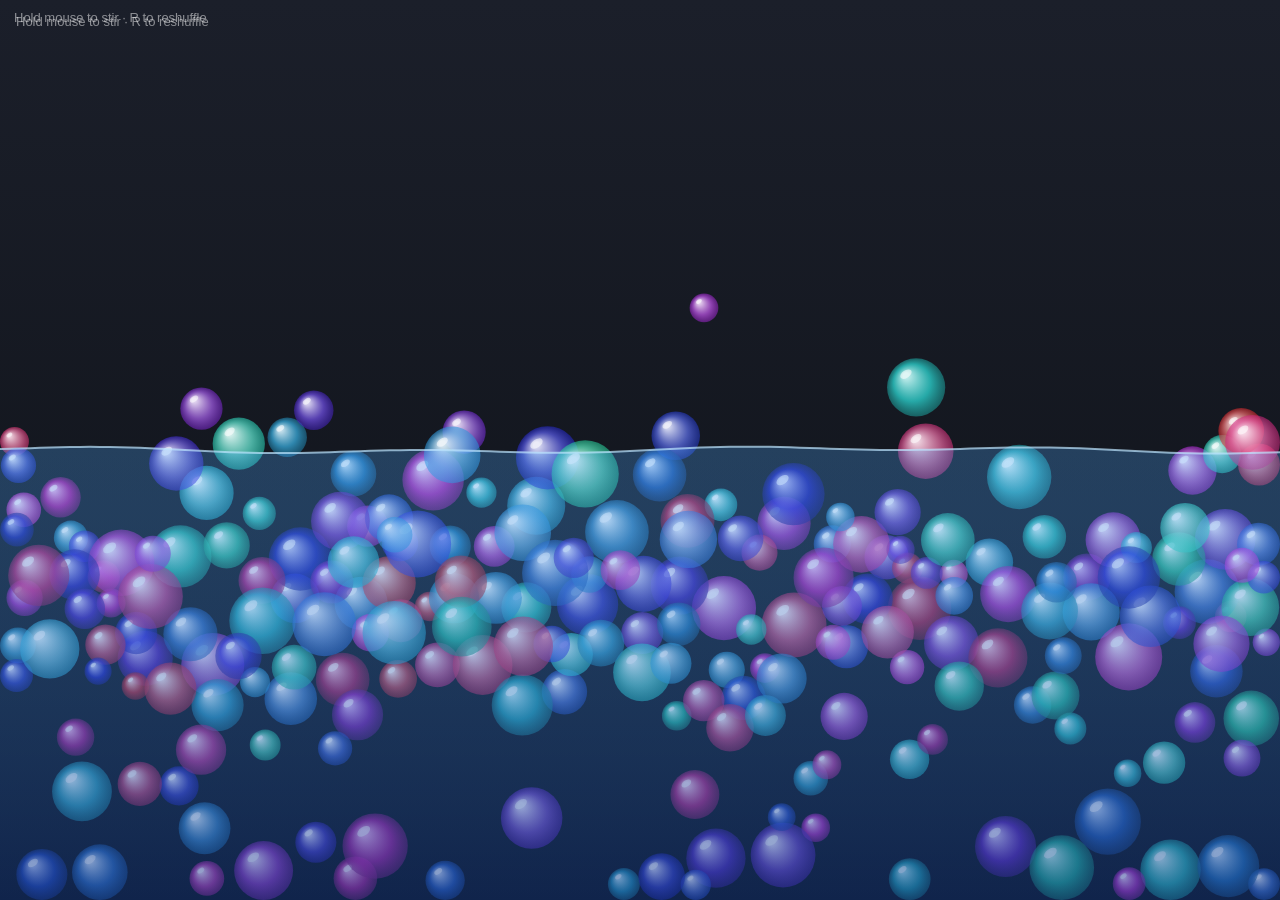
<file: prototype/claude-opus-5.5-low.html>
<!DOCTYPE html>
<html lang="en">
<head>
  <meta charset="UTF-8" />
  <meta name="viewport" content="width=device-width, initial-scale=1.0" />
  <title>Hydrogel Basin</title>
  <style>
    * { box-sizing: border-box; }
    html, body {
      width: 100%;
      height: 100%;
      margin: 0;
      overflow: hidden;
      background: #0d1016;
      font-family: system-ui, sans-serif;
    }
    canvas {
      display: block;
      width: 100vw;
      height: 100vh;
      touch-action: none;
    }
    .hud {
      position: fixed;
      top: 14px;
      left: 16px;
      color: rgba(255, 255, 255, 0.5);
      font: 13px sans-serif;
      pointer-events: none;
    }
  </style>
</head>
<body>
  <canvas id="scene"></canvas>
  <div class="hud">Hold mouse to stir · R to reshuffle</div>

  <script>
    const c = document.getElementById("scene");
    const ctx = c.getContext("2d");
    let W = 0, H = 0, ps = [], raf = 0;
    const mouse = { x: -1e4, y: -1e4, down: false };

    function init() {
      W = c.width = innerWidth;
      H = c.height = innerHeight;
      const waterArea = W * H * 0.5;
      const target = waterArea * 0.7;
      ps = [];
      let a = 0;
      const base = Math.max(10, Math.min(W, H) / 40);
      while (a < target) {
        const r = base * (0.6 + Math.random() * 0.9);
        const rho = 0.55 + Math.random() * 0.9;
        ps.push({ x: r + Math.random() * (W - 2 * r), y: Math.random() * H, vx: 0, vy: 0, r, rho, hue: 160 + Math.random() * 200 });
        a += Math.PI * r * r;
      }
    }
    init();

    const g = 900;
    function step(dt) {
      const lvl = H * 0.5;
      const cell = 64, cols = Math.ceil(W / cell) + 1;
      const grid = new Map();
      ps.forEach((p, i) => {
        const k = Math.floor(p.y / cell) * cols + Math.floor(p.x / cell);
        if (!grid.has(k)) grid.set(k, []);
        grid.get(k).push(i);
      });
      for (let i = 0; i < ps.length; i++) {
        const p = ps[i];
        const cx = Math.floor(p.x / cell), cy = Math.floor(p.y / cell);
        for (let dy = -1; dy <= 1; dy++) for (let dx = -1; dx <= 1; dx++) {
          const l = grid.get((cy + dy) * cols + (cx + dx));
          if (!l) continue;
          for (const j of l) {
            if (j <= i) continue;
            const q = ps[j];
            const ex = q.x - p.x, ey = q.y - p.y;
            const R = (p.r + q.r) * 1.08;
            const d2 = ex * ex + ey * ey;
            if (d2 >= R * R || d2 < 1e-6) continue;
            const d = Math.sqrt(d2), ov = (R - d) / R;
            const nx = ex / d, ny = ey / d;
            const mp = p.r * p.r * p.rho, mq = q.r * q.r * q.rho;
            const rvn = (q.vx - p.vx) * nx + (q.vy - p.vy) * ny;
            const f = (ov * ov * 9e5 + ov * 2e4) - rvn * 6;
            const fx = f * nx * Math.min(mp, mq) * 0.01, fy = f * ny * Math.min(mp, mq) * 0.01;
            p.vx -= fx / mp * dt; p.vy -= fy / mp * dt;
            q.vx += fx / mq * dt; q.vy += fy / mq * dt;
          }
        }
      }
      for (const p of ps) {
        let sub = (p.y + p.r - lvl) / (2 * p.r);
        sub = Math.max(0, Math.min(1, sub));
        const frac = sub * sub * (3 - 2 * sub);
        p.vy += g * dt * (1 - frac / p.rho);
        const drag = frac > 0 ? 2.2 : 0.2;
        p.vx *= Math.exp(-drag * dt); p.vy *= Math.exp(-drag * dt);
        if (mouse.down) {
          const ex = p.x - mouse.x, ey = p.y - mouse.y, d = Math.hypot(ex, ey);
          if (d < 140 && d > 1) { p.vx += ex / d * 3000 * dt; p.vy += ey / d * 3000 * dt; }
        }
        p.x += p.vx * dt; p.y += p.vy * dt;
        if (p.x < p.r) { p.x = p.r; p.vx *= -0.3; }
        if (p.x > W - p.r) { p.x = W - p.r; p.vx *= -0.3; }
        if (p.y > H - p.r) { p.y = H - p.r; p.vy *= -0.3; p.vx *= 0.98; }
      }
    }

    let last = performance.now(), t = 0;
    function loop(now) {
      const fdt = Math.min(0.033, (now - last) / 1000); last = now; t += fdt;
      const n = 8; for (let k = 0; k < n; k++) step(fdt / n);
      const lvl = H * 0.5;
      const bg = ctx.createLinearGradient(0, 0, 0, H);
      bg.addColorStop(0, "#1b1f2a"); bg.addColorStop(1, "#0d1016");
      ctx.fillStyle = bg; ctx.fillRect(0, 0, W, H);
      for (const p of ps) {
        const sat = 70, lig = 45 + (1.45 - p.rho) * 25;
        const gr = ctx.createRadialGradient(p.x - p.r * 0.35, p.y - p.r * 0.4, p.r * 0.1, p.x, p.y, p.r);
        gr.addColorStop(0, `hsla(${p.hue},${sat}%,${Math.min(92, lig + 35)}%,0.95)`);
        gr.addColorStop(0.6, `hsla(${p.hue},${sat}%,${lig}%,0.75)`);
        gr.addColorStop(1, `hsla(${p.hue},${sat}%,${lig - 15}%,0.55)`);
        ctx.fillStyle = gr; ctx.beginPath(); ctx.arc(p.x, p.y, p.r, 0, Math.PI * 2); ctx.fill();
        ctx.fillStyle = "rgba(255,255,255,0.55)";
        ctx.beginPath(); ctx.ellipse(p.x - p.r * 0.35, p.y - p.r * 0.45, p.r * 0.22, p.r * 0.13, -0.6, 0, Math.PI * 2); ctx.fill();
      }
      ctx.beginPath(); ctx.moveTo(0, H);
      for (let x = 0; x <= W; x += 10) ctx.lineTo(x, lvl + Math.sin(x * 0.02 + t * 2) * 2 + Math.sin(x * 0.007 - t) * 2);
      ctx.lineTo(W, H); ctx.closePath();
      const wg = ctx.createLinearGradient(0, lvl, 0, H);
      wg.addColorStop(0, "rgba(80,170,255,0.28)"); wg.addColorStop(1, "rgba(20,60,140,0.45)");
      ctx.fillStyle = wg; ctx.fill();
      ctx.strokeStyle = "rgba(190,230,255,0.7)"; ctx.lineWidth = 2;
      ctx.beginPath();
      for (let x = 0; x <= W; x += 10) { const y = lvl + Math.sin(x * 0.02 + t * 2) * 2 + Math.sin(x * 0.007 - t) * 2; x ? ctx.lineTo(x, y) : ctx.moveTo(x, y); }
      ctx.stroke();
      ctx.fillStyle = "rgba(255,255,255,0.5)"; ctx.font = "13px sans-serif";
      ctx.fillText("Hold mouse to stir · R to reshuffle", 14, 22);
      raf = requestAnimationFrame(loop);
    }
    raf = requestAnimationFrame(loop);

    const mv = (e) => { mouse.x = e.clientX; mouse.y = e.clientY; };
    const dn = (e) => { mv(e); mouse.down = true; };
    const up = () => { mouse.down = false; };
    const key = (e) => { if (e.key === "r") init(); };
    addEventListener("pointermove", mv);
    addEventListener("pointerdown", dn);
    addEventListener("pointerup", up);
    addEventListener("resize", init);
    addEventListener("keydown", key);
  </script>
</body>
</html>
</file>
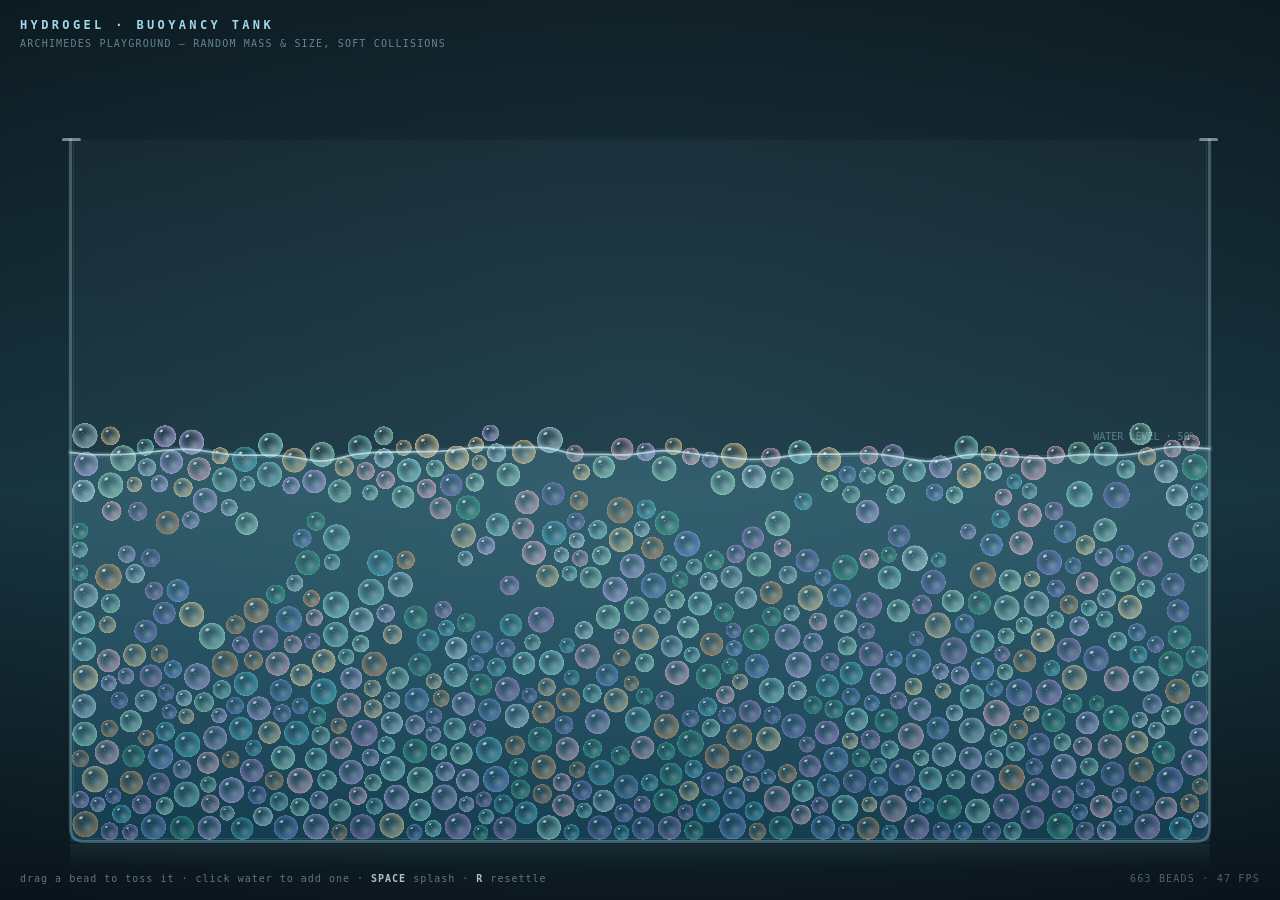
<file: prototype/GLM53f.html>
<!DOCTYPE html>
<html lang="en">
<head>
<meta charset="utf-8"/>
<meta name="viewport" content="width=device-width, initial-scale=1, maximum-scale=1, user-scalable=no"/>
<title>Hydrogel Buoyancy Tank — Archimedes Playground</title>
<style>
  html,body{margin:0;padding:0;height:100%;overflow:hidden;background:#0b1418}
  canvas{display:block;width:100vw;height:100vh;touch-action:none;cursor:default}
  .hud,.hint,.stats{position:fixed;font-family:ui-monospace,SFMono-Regular,Menlo,Consolas,monospace;
    user-select:none;-webkit-user-select:none;pointer-events:none;z-index:2}
  .hud{left:20px;top:18px}
  .hud h1{margin:0;font-size:12px;font-weight:700;letter-spacing:.28em;color:#9fd8e8}
  .hud p{margin:6px 0 0;font-size:10px;letter-spacing:.12em;color:rgba(170,215,230,.55)}
  .hint{left:20px;bottom:16px;font-size:10px;letter-spacing:.10em;color:rgba(170,215,230,.5);transition:color .4s}
  .hint b{color:rgba(210,240,250,.78);font-weight:600}
  .hint.warn{color:#ff9d8a}
  .stats{right:20px;bottom:16px;font-size:10px;letter-spacing:.12em;color:rgba(170,215,230,.4);text-align:right}
</style>
</head>
<body>
<canvas id="c"></canvas>
<div class="hud">
  <h1>HYDROGEL&nbsp;&middot;&nbsp;BUOYANCY TANK</h1>
  <p>ARCHIMEDES PLAYGROUND &mdash; RANDOM MASS &amp; SIZE, SOFT COLLISIONS</p>
</div>
<div class="hint" id="hint">drag a bead to toss it &middot; click water to add one &middot; <b>SPACE</b> splash &middot; <b>R</b> resettle</div>
<div class="stats" id="stats"></div>
<script>
"use strict";
/* =====================================================================
   HYDROGEL BUOYANCY TANK
   - water surface at 50% of the screen height
   - Archimedes force from the TRUE submerged-area fraction of each disc
       a = g * (1 - (rho_water * f) / rho_bead),  f = A_submerged / (pi r^2)
     -> light beads are pushed out of the water, heavy beads sink
   - random particle weight (density) and size, ~50% floaters /
     15% near-neutral hoverers / 35% sinkers
   - smooth collision forces: position-based dynamics with a soft
     correction factor, no restitution -> squishy gel contacts
   - drawn radius is a bit smaller than the collision radius, so packed
     beads keep small visual gaps
   - bead population fills ~70% of the water (area coverage)
   ===================================================================== */

const canvas = document.getElementById('c');
const ctx    = canvas.getContext('2d');
const TAU    = Math.PI * 2;

let W = 0, H = 0, DPR = 1;

/* ------------------------- tunables ------------------------- */
const WATER_FRAC       = 0.50;   // waterline: 50% of screen height
const FILL_FRAC        = 0.68;   // beads fill ~70% of the water
const TARGET_PARTICLES = 650;    // population budget (drives bead size)
const RHO_WATER        = 1.0;
const DRAG_AIR         = 0.05;   // 1/s
const DRAG_WATER       = 2.70;   // 1/s, scaled by submerged fraction^2
const RENDER_SHRINK    = 0.88;   // draw radius vs collision radius -> visual gaps
const SUBSTEP          = 1/120;  // physics substep
const MAX_STEPS        = 6;      // max substeps per frame
const CONTACT_ITER     = 3;      // soft-contact relaxation iterations
const CONTACT_SOFT     = 0.55;   // 0..1 squishiness of contacts

let GRAV = 1850;                 // px/s^2, rescaled with screen height

/* ------------------------- tank / world ------------------------- */
const TANK  = { x0:0, x1:0, y0:0, y1:0 };
let waterY  = 0;
let rBar    = 14, rMax = 18;

function resize(){
  DPR = Math.min(window.devicePixelRatio || 1, 2);
  W = window.innerWidth;  H = window.innerHeight;
  canvas.width  = Math.round(W * DPR);
  canvas.height = Math.round(H * DPR);
  ctx.setTransform(DPR, 0, 0, DPR, 0, 0);

  TANK.x0 = W * 0.055;  TANK.x1 = W * 0.945;
  TANK.y0 = H * 0.155;  TANK.y1 = H * 0.935;
  waterY  = H * WATER_FRAC;

  GRAV = 1850 * Math.min(1.25, Math.max(0.75, H / 950));
  initWave();
  makeBackground();
}

/* ------------------------- wave field -------------------------
   1-D spring columns along the waterline. Beads crossing the surface
   kick the columns -> ripples. The SAME field is fed back into the
   buoyancy test, so bobbing beads and ripples genuinely interact.   */
const wave = { n:0, dx:10, x0:0, h:null, vh:null, ld:null, rd:null };

function initWave(){
  const innerW = TANK.x1 - TANK.x0;
  wave.dx = Math.max(7, innerW / 160);
  wave.n  = Math.floor(innerW / wave.dx) + 1;
  wave.x0 = TANK.x0;
  wave.h  = new Float32Array(wave.n);
  wave.vh = new Float32Array(wave.n);
  wave.ld = new Float32Array(wave.n);
  wave.rd = new Float32Array(wave.n);
}

function surfaceY(x){
  const t = (x - wave.x0) / wave.dx;
  const i = Math.floor(t);
  if (i < 0 || i >= wave.n - 1) return waterY;
  const f = t - i;
  return waterY - (wave.h[i] * (1 - f) + wave.h[i + 1] * f);
}

function disturb(x, amount){
  const i = Math.floor((x - wave.x0) / wave.dx);
  if (i < 0 || i >= wave.n) return;
  amount = Math.max(-1.4, Math.min(1.4, amount));
  wave.vh[i] += amount;
  if (i + 1 < wave.n) wave.vh[i + 1] += amount * 0.6;
  if (i - 1 >= 0)     wave.vh[i - 1] += amount * 0.6;
}

function waveStep(){
  const K = 0.022, D = 0.018, S = 0.16, PASSES = 2, MAXH = 26;
  const { h, vh, ld, rd, n } = wave;
  for (let i = 0; i < n; i++){
    vh[i] += -K * h[i] - D * vh[i];
    h[i]  += vh[i];
    if (h[i] >  MAXH){ h[i] =  MAXH; vh[i] *= 0.5; }
    else if (h[i] < -MAXH){ h[i] = -MAXH; vh[i] *= 0.5; }
  }
  for (let p = 0; p < PASSES; p++){
    for (let i = 0; i < n; i++){
      if (i > 0)     { ld[i] = S * (h[i] - h[i - 1]); vh[i - 1] += ld[i]; }
      if (i < n - 1) { rd[i] = S * (h[i] - h[i + 1]); vh[i + 1] += rd[i]; }
    }
    for (let i = 0; i < n; i++){
      if (i > 0)     h[i - 1] += ld[i];
      if (i < n - 1) h[i + 1] += rd[i];
    }
  }
}

/* ------------------------- particles ------------------------- */
const parts = [];

const LIGHT_COLORS = ['#8fe0dc','#a5ecd0','#f5b8cf','#c3b4f4','#f6d9a0','#bfe3f2'];
const DEEP_COLORS  = ['#4fb6c9','#6f97dd','#b58ad6','#d99a63','#3fa98a','#7f7fd0'];

function rollDensity(){
  const u = Math.random();
  if (u < 0.50) return 0.45 + Math.random() * 0.50;  // floats high
  if (u < 0.65) return 0.95 + Math.random() * 0.13;  // ~neutral, hovers
  return 1.10 + Math.random() * 1.00;                // sinks
}

function submergedFrac(d, r){
  // area of a disc below a horizontal line, / pi r^2 ;  d = center depth
  if (d <= -r) return 0;
  if (d >=  r) return 1;
  const q = d / r;
  return 0.5 + (q * Math.sqrt(1 - q * q) + Math.asin(q)) / Math.PI;
}

function makeBead(x, y, r, density){
  const pool = density < 1 ? LIGHT_COLORS : DEEP_COLORS;
  parts.push({
    x, y, prevx:x, prevy:y,
    vx:(Math.random() - 0.5) * 30, vy:0,
    r, density,
    sprite: sprites[pool[(Math.random() * pool.length) | 0]],
    alpha: 0.82 + Math.random() * 0.16,
    f: 0
  });
  if (r > rMax) rMax = r;
}

/* checkerboard hex bed: big/small beads alternate -> almost no initial
   overlap, mean bead area matches the ~70%-of-water coverage target   */
function spawnBed(){
  parts.length = 0; rMax = 0;
  const innerW = TANK.x1 - TANK.x0;
  const waterD = TANK.y1 - waterY;

  // mean bead area for the big/small mix: pi * 1.027 * rBar^2  (~3.226 rBar^2)
  rBar = Math.sqrt(FILL_FRAC * innerW * waterD / (3.226 * TARGET_PARTICLES));
  rBar = Math.min(26, Math.max(7.5, rBar));

  const sx = 2.4 * rBar, sy = 1.87 * rBar;
  const cols  = Math.max(4, Math.floor(innerW / sx));
  const rows  = Math.max(3, Math.round((TARGET_PARTICLES) / cols));

  for (let row = 0; row < rows; row++){
    const y   = TANK.y1 - (row + 0.6) * sy;
    for (let col = 0; col < cols; col++){
      const x = TANK.x0 + (col + 0.5 + (row % 2 ? 0.5 : 0)) * sx;
      if (x > TANK.x1 - 2) continue;
      const big = ((col + row) % 2) === 0;
      const r   = big ? rBar * (1.05 + Math.random() * 0.23)
                      : rBar * (0.72 + Math.random() * 0.23);
      makeBead(x + (Math.random() - 0.5) * 3,
               y + (Math.random() - 0.5) * 3,
               r, rollDensity());
    }
  }
  updateStats();
}

/* ------------------------- sprites -------------------------
   Pre-rendered translucent hydrogel beads: dense refracting rim,
   inner caustic focus, soft specular highlight.                      */
const sprites = {};
function rgba(hex, a){
  const v = parseInt(hex.slice(1), 16);
  return 'rgba(' + ((v >> 16) & 255) + ',' + ((v >> 8) & 255) + ',' + (v & 255) + ',' + a + ')';
}
function beadSprite(hex){
  if (sprites[hex]) return sprites[hex];
  const S = 96, R = S / 2;
  const c = document.createElement('canvas'); c.width = c.height = S;
  const g = c.getContext('2d');

  // translucent body, denser toward the rim
  let gr = g.createRadialGradient(R * 0.72, R * 0.68, R * 0.08, R, R, R);
  gr.addColorStop(0.00, rgba(hex, 0.06));
  gr.addColorStop(0.45, rgba(hex, 0.22));
  gr.addColorStop(0.78, rgba(hex, 0.50));
  gr.addColorStop(0.94, rgba(hex, 0.68));
  gr.addColorStop(1.00, rgba(hex, 0.78));
  g.fillStyle = gr;
  g.beginPath(); g.arc(R, R, R - 1, 0, TAU); g.fill();

  // caustic focus where light refracts through (lower-right), clipped inside
  g.save();
  g.beginPath(); g.arc(R, R, R - 2, 0, TAU); g.clip();
  gr = g.createRadialGradient(R * 1.22, R * 1.26, 1, R * 1.22, R * 1.26, R * 0.55);
  gr.addColorStop(0, 'rgba(255,255,255,0.30)');
  gr.addColorStop(1, 'rgba(255,255,255,0)');
  g.fillStyle = gr; g.fillRect(0, 0, S, S);
  g.restore();

  // rim light
  g.strokeStyle = 'rgba(255,255,255,0.26)';
  g.lineWidth = 1.4;
  g.beginPath(); g.arc(R, R, R - 1.6, 0, TAU); g.stroke();

  // specular highlight, upper-left
  g.save();
  g.translate(R * 0.66, R * 0.52); g.rotate(-0.5);
  gr = g.createRadialGradient(0, 0, 0.5, 0, 0, R * 0.24);
  gr.addColorStop(0, 'rgba(255,255,255,0.95)');
  gr.addColorStop(1, 'rgba(255,255,255,0)');
  g.fillStyle = gr;
  g.beginPath(); g.ellipse(0, 0, R * 0.20, R * 0.115, 0, 0, TAU); g.fill();
  g.restore();

  // tiny secondary sparkle
  g.fillStyle = 'rgba(255,255,255,0.5)';
  g.beginPath(); g.arc(R * 0.80, R * 0.78, 1.6, 0, TAU); g.fill();

  sprites[hex] = c;
  return c;
}

/* ------------------------- spatial grid ------------------------- */
let head = null, nxt = null, gw = 0, gh = 0;
let pairA = null, pairB = null, pairCount = 0;

function buildGrid(){
  const cs = 2 * rMax;
  gw = Math.max(1, Math.ceil(W / cs));
  gh = Math.max(1, Math.ceil(H / cs));
  const cells = gw * gh;
  if (!head || head.length !== cells) head = new Int32Array(cells);
  head.fill(-1);
  if (!nxt || nxt.length < parts.length) nxt = new Int32Array(parts.length * 2);
  if (!pairA || pairA.length < parts.length * 8){
    pairA = new Int32Array(parts.length * 8);
    pairB = new Int32Array(parts.length * 8);
  }
  for (let i = 0; i < parts.length; i++){
    const p = parts[i];
    let cx = (p.x / cs) | 0; if (cx < 0) cx = 0; else if (cx >= gw) cx = gw - 1;
    let cy = (p.y / cs) | 0; if (cy < 0) cy = 0; else if (cy >= gh) cy = gh - 1;
    const c = cy * gw + cx;
    nxt[i]  = head[c];
    head[c] = i;
  }
}

function pairTest(i, j){
  const a = parts[i], b = parts[j];
  const dx = b.x - a.x, dy = b.y - a.y, rr = a.r + b.r;
  if (dx * dx + dy * dy < rr * rr && pairCount < pairA.length){
    pairA[pairCount] = i; pairB[pairCount] = j; pairCount++;
  }
}

function collectPairs(){
  pairCount = 0;
  const cs = 2 * rMax;
  for (let i = 0; i < parts.length; i++){
    const p = parts[i];
    let cx = (p.x / cs) | 0; if (cx < 0) cx = 0; else if (cx >= gw) cx = gw - 1;
    let cy = (p.y / cs) | 0; if (cy < 0) cy = 0; else if (cy >= gh) cy = gh - 1;
    const c = cy * gw + cx;
    for (let j = nxt[i]; j !== -1; j = nxt[j]) pairTest(i, j);       // same cell
    if (cx + 1 < gw) for (let j = head[c + 1]; j !== -1; j = nxt[j]) pairTest(i, j);
    if (cy + 1 < gh){
      const base = (cy + 1) * gw;
      if (cx > 0)    for (let j = head[base + cx - 1]; j !== -1; j = nxt[j]) pairTest(i, j);
                     for (let j = head[base + cx];     j !== -1; j = nxt[j]) pairTest(i, j);
      if (cx + 1 < gw) for (let j = head[base + cx + 1]; j !== -1; j = nxt[j]) pairTest(i, j);
    }
  }
}

/* ------------------------- physics ------------------------- */
function solveContacts(){
  for (let it = 0; it < CONTACT_ITER; it++){
    // soft, mass-weighted pair relaxation (smooth collision forces)
    for (let k = 0; k < pairCount; k++){
      const a = parts[pairA[k]], b = parts[pairB[k]];
      const dx = b.x - a.x, dy = b.y - a.y;
      const rr = a.r + b.r;
      const d2 = dx * dx + dy * dy;
      if (d2 >= rr * rr || d2 < 1e-9) continue;
      const d  = Math.sqrt(d2);
      const nx = dx / d, ny = dy / d;
      const wa = 1 / (a.density * a.r * a.r);
      const wb = 1 / (b.density * b.r * b.r);
      const corr = (rr - d) * CONTACT_SOFT / (wa + wb);
      a.x -= nx * corr * wa;  a.y -= ny * corr * wa;
      b.x += nx * corr * wb;  b.y += ny * corr * wb;
    }
    // rigid glass walls (soft ceiling far above the rim)
    for (let i = 0; i < parts.length; i++){
      const p = parts[i], r = p.r;
      if (p.x < TANK.x0 + r)      p.x = TANK.x0 + r;
      else if (p.x > TANK.x1 - r) p.x = TANK.x1 - r;
      if (p.y > TANK.y1 - r)      p.y = TANK.y1 - r;
      if (p.y < -80 + r)          p.y = -80 + r;
    }
  }
}

function substep(h){
  const n = parts.length;

  // 1) forces: gravity vs Archimedes + drag, then integrate
  for (let i = 0; i < n; i++){
    const p  = parts[i];
    p.prevx = p.x;  p.prevy = p.y;
    const d = p.y - surfaceY(p.x);       // center depth below local surface
    const f = submergedFrac(d, p.r);     // true submerged fraction
    p.f = f;

    // Archimedes: buoyant accel = g * (rho_water * f) / rho_bead
    p.vy += GRAV * (1 - RHO_WATER * f / p.density) * h;

    // viscous drag, much stronger underwater (f^2 scaling)
    const k  = DRAG_AIR + DRAG_WATER * f * f;
    const df = 1 / (1 + k * h);
    p.vx *= df;  p.vy *= df;

    if (pointer.active) applyPointer(p, h);

    p.x += p.vx * h;  p.y += p.vy * h;
  }

  // 2) smooth contact solving
  buildGrid();
  collectPairs();
  solveContacts();

  // 3) derive velocities from corrected positions (no restitution -> calm)
  const inv = 1 / h;
  for (let i = 0; i < n; i++){
    const p = parts[i];
    p.vx = (p.x - p.prevx) * inv;
    p.vy = (p.y - p.prevy) * inv;
    if (p.vx >  1600) p.vx =  1600; else if (p.vx < -1600) p.vx = -1600;
    if (p.vy >  1600) p.vy =  1600; else if (p.vy < -1600) p.vy = -1600;
  }

  // 4) beads near the surface kick the wave field -> ripples
  for (let i = 0; i < n; i++){
    const p = parts[i];
    if (Math.abs(p.y - surfaceY(p.x)) < p.r * 0.9){
      const amp = -p.vy * 0.0012 * p.density * (p.r / rBar)
                * Math.min(1, Math.abs(p.vy) / 60);
      if (amp !== 0) disturb(p.x, amp);
    }
  }
}

/* ------------------------- pointer ------------------------- */
const pointer = { x:0, y:0, px:0, py:0, vx:0, vy:0, down:false, grab:-1, moved:0, downT:0, active:false };

function applyPointer(p, h){
  if (pointer.grab >= 0){
    if (parts[pointer.grab] === p){
      // soft spring toward the pointer; heavier beads lag a bit
      const mf = Math.min(3, p.density * (p.r * p.r) / (rBar * rBar));
      p.vx += ((pointer.x - p.x) * 300 - p.vx * 20) * h / mf;
      p.vy += ((pointer.y - p.y) * 300 - p.vy * 20) * h / mf;
    }
    return;
  }
  // stir: radial push + pointer velocity coupling, inside a 150 px brush
  const dx = p.x - pointer.x, dy = p.y - pointer.y;
  const R2 = 150 * 150, d2 = dx * dx + dy * dy;
  if (d2 < R2){
    const d = Math.sqrt(d2) || 1;
    const s = (1 - d / 150); const s2 = s * s;
    p.vx += (dx / d * 2200 * s2 + pointer.vx * 4.5 * s2) * h;
    p.vy += (dy / d * 1500 * s2 + pointer.vy * 4.5 * s2) * h;
  }
}

function setPointer(e){
  const r = canvas.getBoundingClientRect();
  pointer.x = e.clientX - r.left;
  pointer.y = e.clientY - r.top;
  pointer.active = true;
}

canvas.addEventListener('pointerdown', e => {
  e.preventDefault();
  setPointer(e);
  pointer.down = true; pointer.moved = 0; pointer.downT = performance.now();
  // nearest bead within reach -> grab it
  let best = -1, bd = Infinity;
  for (let i = 0; i < parts.length; i++){
    const p = parts[i];
    const dx = p.x - pointer.x, dy = p.y - pointer.y;
    const R = p.r + 16, dd = dx * dx + dy * dy;
    if (dd < R * R && dd < bd){ bd = dd; best = i; }
  }
  if (best >= 0){
    pointer.grab = best;
    canvas.style.cursor = 'grabbing';
    try { canvas.setPointerCapture(e.pointerId); } catch(_) {}
  }
});

canvas.addEventListener('pointermove', e => {
  setPointer(e);
  if (pointer.down) pointer.moved += 2;
  else {
    // hover cursor
    let hover = false;
    for (let i = 0; i < parts.length; i++){
      const p = parts[i];
      const dx = p.x - pointer.x, dy = p.y - pointer.y, R = p.r + 8;
      if (dx * dx + dy * dy < R * R){ hover = true; break; }
    }
    canvas.style.cursor = hover ? 'grab' : 'default';
  }
});

function endPointer(e){
  if (pointer.grab >= 0){ pointer.grab = -1; }
  else if (pointer.moved < 7 && performance.now() - pointer.downT < 350){
    trySpawn(pointer.x, pointer.y);
  }
  pointer.down = false;
  canvas.style.cursor = 'default';
}
canvas.addEventListener('pointerup', endPointer);
canvas.addEventListener('pointercancel', endPointer);
canvas.addEventListener('contextmenu', e => e.preventDefault());

function trySpawn(x, y){
  if (parts.length >= 1500){
    const el = document.getElementById('hint');
    el.classList.add('warn');
    setTimeout(() => el.classList.remove('warn'), 1200);
    return;
  }
  const r  = rBar * (0.8 + Math.random() * 0.5);
  const nx = Math.min(TANK.x1 - r, Math.max(TANK.x0 + r, x));
  const ny = Math.min(TANK.y1 - r, Math.max(TANK.y0 + 24, y));
  makeBead(nx, ny, r, rollDensity());
  updateStats();
  if (ny > surfaceY(nx)) disturb(nx, 2.2);
}

window.addEventListener('keydown', e => {
  if (e.key === 'r' || e.key === 'R') spawnBed();
  if (e.code === 'Space'){
    e.preventDefault();
    for (const p of parts){
      p.vy -= 250 + Math.random() * 500;
      p.vx += (Math.random() - 0.5) * 420;
    }
    for (let i = 0; i < wave.n; i++) wave.vh[i] += (Math.random() - 0.5) * 3;
  }
});

/* ------------------------- rendering ------------------------- */
let bgGrad = null, glowGrad = null, waterGradA = null, waterGradB = null, floorGrad = null;

function makeBackground(){
  bgGrad = ctx.createLinearGradient(0, 0, 0, H);
  bgGrad.addColorStop(0, '#0d1a21');
  bgGrad.addColorStop(0.55, '#16323d');
  bgGrad.addColorStop(1, '#0a141a');

  glowGrad = ctx.createRadialGradient(W / 2, H * 0.45, 10, W / 2, H * 0.45, Math.max(W, H) * 0.6);
  glowGrad.addColorStop(0, 'rgba(120,200,225,0.07)');
  glowGrad.addColorStop(1, 'rgba(120,200,225,0)');

  waterGradA = ctx.createLinearGradient(0, waterY, 0, TANK.y1);
  waterGradA.addColorStop(0, 'rgba(126,214,235,0.12)');
  waterGradA.addColorStop(0.5, 'rgba(66,158,190,0.19)');
  waterGradA.addColorStop(1, 'rgba(18,84,112,0.33)');

  waterGradB = ctx.createLinearGradient(0, waterY, 0, TANK.y1);
  waterGradB.addColorStop(0, 'rgba(120,208,235,0.07)');
  waterGradB.addColorStop(1, 'rgba(20,90,120,0.22)');

  floorGrad = ctx.createLinearGradient(0, TANK.y1, 0, TANK.y1 + 26);
  floorGrad.addColorStop(0, 'rgba(110,190,215,0.10)');
  floorGrad.addColorStop(1, 'rgba(110,190,215,0)');
}

function waterPath(){
  const { x0, dx, h, n } = wave;
  ctx.beginPath();
  ctx.moveTo(TANK.x0, waterY - h[0]);
  for (let i = 1; i < n; i++) ctx.lineTo(x0 + i * dx, waterY - h[i]);
  ctx.lineTo(TANK.x1, TANK.y1);
  ctx.lineTo(TANK.x0, TANK.y1);
  ctx.closePath();
}

function tankPath(off){
  const x0 = TANK.x0 + off, x1 = TANK.x1 - off, y0 = TANK.y0, y1 = TANK.y1 - off, r = 14;
  ctx.beginPath();
  ctx.moveTo(x0, y0);
  ctx.lineTo(x0, y1 - r);
  ctx.quadraticCurveTo(x0, y1, x0 + r, y1);
  ctx.lineTo(x1 - r, y1);
  ctx.quadraticCurveTo(x1, y1, x1, y1 - r);
  ctx.lineTo(x1, y0);
}

function drawTank(){
  // reflection band under the base
  ctx.fillStyle = floorGrad;
  ctx.fillRect(TANK.x0, TANK.y1 + 2, TANK.x1 - TANK.x0, 26);

  // glass walls (open top), soft outer stroke + faint inner highlight
  ctx.lineCap = 'round';
  tankPath(0);
  ctx.strokeStyle = 'rgba(178,222,235,0.30)';
  ctx.lineWidth = 3;
  ctx.stroke();
  tankPath(3);
  ctx.strokeStyle = 'rgba(255,255,255,0.09)';
  ctx.lineWidth = 1;
  ctx.stroke();

  // rim caps
  ctx.strokeStyle = 'rgba(210,240,250,0.5)';
  ctx.lineWidth = 3;
  ctx.beginPath();
  ctx.moveTo(TANK.x0 - 7, TANK.y0); ctx.lineTo(TANK.x0 + 9, TANK.y0);
  ctx.moveTo(TANK.x1 - 9, TANK.y0); ctx.lineTo(TANK.x1 + 7, TANK.y0);
  ctx.stroke();
}

function render(){
  // backdrop
  ctx.fillStyle = bgGrad;  ctx.fillRect(0, 0, W, H);
  ctx.fillStyle = glowGrad; ctx.fillRect(0, 0, W, H);

  // glass back tint
  tankPath(0);
  ctx.fillStyle = 'rgba(150,200,215,0.045)';
  ctx.fill();

  // water body (under the beads)
  waterPath();
  ctx.fillStyle = waterGradA;
  ctx.fill();

  // beads — drawn radius is RENDER_SHRINK * collision radius (visual gaps)
  for (let i = 0; i < parts.length; i++){
    const p = parts[i];
    const R = p.r * RENDER_SHRINK;
    ctx.globalAlpha = p.alpha;
    ctx.drawImage(p.sprite, p.x - R, p.y - R, R * 2, R * 2);
  }
  ctx.globalAlpha = 1;

  // water tint over submerged parts of the beads
  waterPath();
  ctx.fillStyle = waterGradB;
  ctx.fill();

  // waterline: glow + crisp line
  const { x0, dx, h, n } = wave;
  for (let pass = 0; pass < 2; pass++){
    ctx.beginPath();
    ctx.moveTo(x0, waterY - h[0]);
    for (let i = 1; i < n; i++) ctx.lineTo(x0 + i * dx, waterY - h[i]);
    ctx.strokeStyle = pass === 0 ? 'rgba(190,240,255,0.12)' : 'rgba(220,248,255,0.65)';
    ctx.lineWidth   = pass === 0 ? 6 : 1.8;
    ctx.stroke();
  }

  drawTank();

  // waterline label
  ctx.font = '10px ui-monospace, SFMono-Regular, Menlo, Consolas, monospace';
  ctx.fillStyle = 'rgba(170,220,235,0.42)';
  ctx.textAlign = 'right';
  ctx.fillText('WATER LEVEL \u00B7 50%', TANK.x1 - 14, waterY - 10);
}

/* ------------------------- HUD ------------------------- */
const statsEl = document.getElementById('stats');
let fpsEMA = 60;
function updateStats(){
  statsEl.textContent = parts.length + ' BEADS \u00B7 ' + Math.round(fpsEMA) + ' FPS';
}

/* ------------------------- main loop ------------------------- */
let last = performance.now(), acc = 0, statTick = 0;

function frame(now){
  requestAnimationFrame(frame);
  let dt = (now - last) / 1000;
  last = now;
  if (dt > 0.05) dt = 0.05;

  // pointer velocity (smoothed) for stirring
  if (pointer.active){
    pointer.vx = 0.5 * pointer.vx + 0.5 * (pointer.x - pointer.px) / Math.max(dt, 1e-3);
    pointer.vy = 0.5 * pointer.vy + 0.5 * (pointer.y - pointer.py) / Math.max(dt, 1e-3);
  }
  pointer.px = pointer.x;  pointer.py = pointer.y;

  acc += dt;
  let steps = 0;
  while (acc >= SUBSTEP && steps < MAX_STEPS){ substep(SUBSTEP); acc -= SUBSTEP; steps++; }
  if (steps === MAX_STEPS) acc = 0;   // drop backlog on slow frames

  waveStep();
  render();

  fpsEMA = fpsEMA * 0.95 + (1 / Math.max(dt, 1e-3)) * 0.05;
  if (++statTick >= 30){ statTick = 0; updateStats(); }
}

/* ------------------------- boot ------------------------- */
let resizeTimer = null;
window.addEventListener('resize', () => {
  clearTimeout(resizeTimer);
  resizeTimer = setTimeout(() => {
    const ow = W, oh = H;
    resize();
    // remap existing beads into the new geometry
    for (const p of parts){
      p.x = Math.min(TANK.x1 - p.r, Math.max(TANK.x0 + p.r, p.x * (W / ow)));
      p.y = Math.min(TANK.y1 - p.r, Math.max(TANK.y0 + p.r, p.y * (H / oh)));
      p.vx *= 0.5; p.vy *= 0.5;
    }
  }, 120);
});

resize();
for (const hex of LIGHT_COLORS.concat(DEEP_COLORS)) beadSprite(hex);
spawnBed();
requestAnimationFrame(frame);
</script>
</body>
</html>
</file>
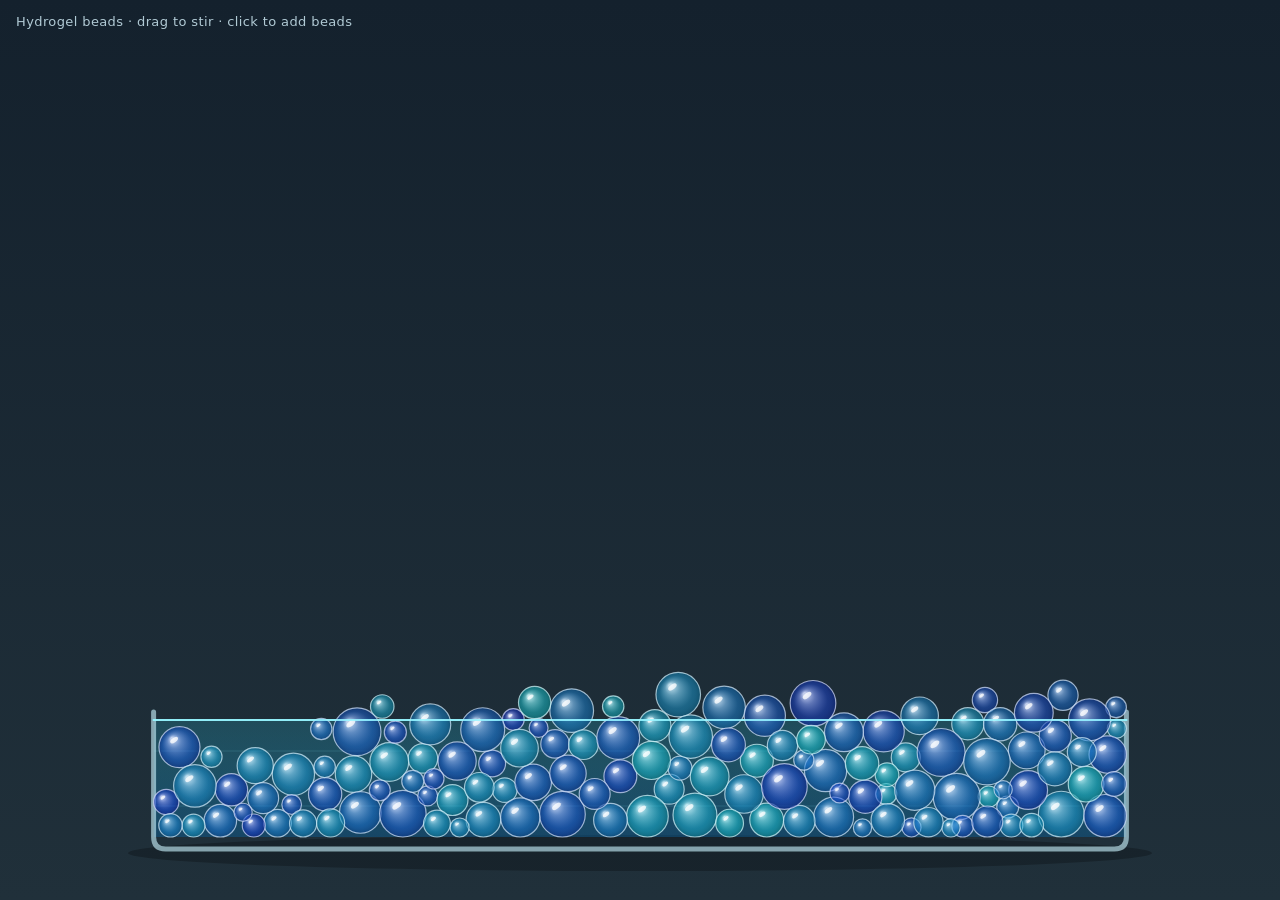
<file: prototype/prototype-particle-GPT6L.html>
<!DOCTYPE html>
<html lang="en">
<head>
  <meta charset="UTF-8" />
  <meta name="viewport" content="width=device-width, initial-scale=1.0" />
  <title>Hydrogel Basin</title>
  <style>
    * { box-sizing: border-box; }
    html, body {
      width: 100%;
      height: 100%;
      margin: 0;
      overflow: hidden;
      background: #101923;
      font-family: system-ui, sans-serif;
    }
    canvas {
      display: block;
      width: 100%;
      height: 100%;
    }
    .label {
      position: fixed;
      top: 14px;
      left: 16px;
      color: #d9f5ff;
      font-size: 13px;
      letter-spacing: .03em;
      opacity: .8;
      pointer-events: none;
    }
  </style>
</head>
<body>
  <div class="label">Hydrogel beads · drag to stir · click to add beads</div>
  <canvas id="scene"></canvas>

  <script>
    const canvas = document.querySelector("#scene");
    const ctx = canvas.getContext("2d");

    let W, H, dpr;
    let balls = [];
    let dragging = false;
    let pointer = { x: 0, y: 0, px: 0, py: 0 };
    let lastTime = 0;

    const basin = {
      left: 0,
      right: 0,
      bottom: 0,
      surface: 0
    };

    const GRAVITY = 1250;          // px/s²
    const WATER_DENSITY = 1.0;     // relative density
    const AIR_DRAG = 0.999;
    const WATER_DRAG = 0.986;
    const RESTITUTION = 0.18;
    const WALL_RESTITUTION = 0.35;

    function resize() {
      dpr = Math.min(window.devicePixelRatio || 1, 2);
      W = window.innerWidth;
      H = window.innerHeight;
      canvas.width = Math.round(W * dpr);
      canvas.height = Math.round(H * dpr);
      ctx.setTransform(dpr, 0, 0, dpr, 0, 0);

      basin.left = W * 0.12;
      basin.right = W * 0.88;
      basin.bottom = H * 0.93;
      basin.surface = H * 0.80;

      if (!balls.length) seedBalls();
    }

    function makeBall(x, y, r) {
      // Relative density around water density: lighter balls float, heavier ones sink.
      const density = 0.62 + Math.random() * 0.95;
      const hue = 183 + Math.random() * 48;
      return {
        x, y, vx: (Math.random() - 0.5) * 80,
        vy: (Math.random() - 0.5) * 40,
        r, density, hue,
        mass: Math.PI * r * r * density
      };
    }

    function seedBalls() {
      balls = [];
      const availableW = basin.right - basin.left;
      const count = Math.floor(Math.min(125, Math.max(50, availableW * H / 4400)));

      for (let i = 0; i < count; i++) {
        const r = 9 + Math.random() * 15;
        const x = basin.left + r + Math.random() * (availableW - 2 * r);
        // Start in a pile; the compressed beads will push one another upward.
        const y = basin.bottom - r - Math.random() * H * 0.42;
        const b = makeBall(x, y, r);
        b.vy = -Math.random() * 100;
        balls.push(b);
      }
    }

    function addBall(x, y) {
      const r = 9 + Math.random() * 15;
      balls.push(makeBall(x, y, r));
    }

    // Approximate fraction of a circular bead below the water surface.
    function submergedFraction(ball) {
      const h = ball.y + ball.r - basin.surface;
      if (h <= 0) return 0;
      if (h >= 2 * ball.r) return 1;

      const r = ball.r;
      const segmentArea =
        r * r * Math.acos((r - h) / r) -
        (r - h) * Math.sqrt(Math.max(0, 2 * r * h - h * h));

      return segmentArea / (Math.PI * r * r);
    }

    function update(dt) {
      const substeps = 3;
      const step = dt / substeps;

      for (let s = 0; s < substeps; s++) {
        for (const b of balls) {
          const submerged = submergedFraction(b);

          // Archimedes: buoyant force equals displaced water weight.
          // Acceleration combines gravity and buoyancy, scaled by bead density.
          const accelerationY =
            GRAVITY * (1 - WATER_DENSITY * submerged / b.density);

          b.vy += accelerationY * step;

          const drag = submerged > 0 ? WATER_DRAG : AIR_DRAG;
          b.vx *= Math.pow(drag, step * 60);
          b.vy *= Math.pow(drag, step * 60);

          if (dragging) {
            const dx = b.x - pointer.x;
            const dy = b.y - pointer.y;
            const distance = Math.hypot(dx, dy);
            const reach = 85 + b.r;
            if (distance < reach && distance > 0.01) {
              const strength = (1 - distance / reach) * 900;
              b.vx += (dx / distance) * strength * step;
              b.vy += (dy / distance) * strength * step;
              b.vx += (pointer.x - pointer.px) * 0.8;
              b.vy += (pointer.y - pointer.py) * 0.8;
            }
          }

          b.x += b.vx * step;
          b.y += b.vy * step;
        }

        resolveCollisions();
        containBalls();
      }
    }

    function resolveCollisions() {
      for (let i = 0; i < balls.length; i++) {
        const a = balls[i];
        for (let j = i + 1; j < balls.length; j++) {
          const b = balls[j];
          let dx = b.x - a.x;
          let dy = b.y - a.y;
          let distance = Math.hypot(dx, dy);
          const minDistance = a.r + b.r;

          if (distance < minDistance) {
            if (distance < 0.001) {
              dx = 0.01;
              dy = 0;
              distance = 0.01;
            }

            const nx = dx / distance;
            const ny = dy / distance;
            const overlap = minDistance - distance;
            const totalMass = a.mass + b.mass;

            // Separate overlapping beads in proportion to their mass.
            a.x -= nx * overlap * (b.mass / totalMass);
            a.y -= ny * overlap * (b.mass / totalMass);
            b.x += nx * overlap * (a.mass / totalMass);
            b.y += ny * overlap * (a.mass / totalMass);

            // Collision impulse.
            const relativeVx = b.vx - a.vx;
            const relativeVy = b.vy - a.vy;
            const closingSpeed = relativeVx * nx + relativeVy * ny;

            if (closingSpeed < 0) {
              const impulse =
                -(1 + RESTITUTION) * closingSpeed /
                (1 / a.mass + 1 / b.mass);

              a.vx -= impulse * nx / a.mass;
              a.vy -= impulse * ny / a.mass;
              b.vx += impulse * nx / b.mass;
              b.vy += impulse * ny / b.mass;
            }
          }
        }
      }
    }

    function containBalls() {
      for (const b of balls) {
        if (b.x - b.r < basin.left) {
          b.x = basin.left + b.r;
          b.vx = Math.abs(b.vx) * WALL_RESTITUTION;
        }
        if (b.x + b.r > basin.right) {
          b.x = basin.right - b.r;
          b.vx = -Math.abs(b.vx) * WALL_RESTITUTION;
        }
        if (b.y + b.r > basin.bottom) {
          b.y = basin.bottom - b.r;
          if (b.vy > 0) b.vy = -b.vy * WALL_RESTITUTION;
          b.vx *= 0.985;
        }
      }
    }

    function drawBasin() {
      // Water body, clipped to the basin.
      ctx.save();
      ctx.beginPath();
      ctx.rect(basin.left, basin.surface, basin.right - basin.left,
               basin.bottom - basin.surface);
      ctx.clip();

      const water = ctx.createLinearGradient(0, basin.surface, 0, basin.bottom);
      water.addColorStop(0, "rgba(40, 190, 220, 0.21)");
      water.addColorStop(1, "rgba(13, 95, 150, 0.48)");
      ctx.fillStyle = water;
      ctx.fillRect(basin.left, basin.surface, basin.right - basin.left,
                   basin.bottom - basin.surface);

      // Soft underwater light bands.
      ctx.fillStyle = "rgba(130, 240, 255, 0.07)";
      for (let i = 0; i < 5; i++) {
        const y = basin.surface + 30 + i * 55;
        ctx.fillRect(basin.left, y, basin.right - basin.left, 2);
      }
      ctx.restore();

      // Basin outline.
      ctx.lineWidth = 5;
      ctx.strokeStyle = "rgba(190, 229, 240, 0.66)";
      ctx.lineCap = "round";
      ctx.beginPath();
      ctx.moveTo(basin.left, basin.surface - 8);
      ctx.lineTo(basin.left, basin.bottom);
      ctx.quadraticCurveTo(basin.left, basin.bottom + 12,
                           basin.left + 12, basin.bottom + 12);
      ctx.lineTo(basin.right - 12, basin.bottom + 12);
      ctx.quadraticCurveTo(basin.right, basin.bottom + 12,
                           basin.right, basin.bottom);
      ctx.lineTo(basin.right, basin.surface - 8);
      ctx.stroke();

      // Waterline.
      ctx.beginPath();
      ctx.moveTo(basin.left, basin.surface);
      ctx.lineTo(basin.right, basin.surface);
      ctx.lineWidth = 2;
      ctx.strokeStyle = "rgba(150, 245, 255, 0.8)";
      ctx.stroke();
    }

    function drawBall(b) {
      const gradient = ctx.createRadialGradient(
        b.x - b.r * 0.35, b.y - b.r * 0.4, b.r * 0.08,
        b.x, b.y, b.r
      );
      gradient.addColorStop(0, `hsla(${b.hue}, 95%, 91%, 0.90)`);
      gradient.addColorStop(0.28, `hsla(${b.hue}, 82%, 72%, 0.67)`);
      gradient.addColorStop(0.72, `hsla(${b.hue}, 78%, 49%, 0.47)`);
      gradient.addColorStop(1, `hsla(${b.hue}, 82%, 29%, 0.68)`);

      ctx.beginPath();
      ctx.arc(b.x, b.y, b.r, 0, Math.PI * 2);
      ctx.fillStyle = gradient;
      ctx.fill();

      ctx.lineWidth = 1.2;
      ctx.strokeStyle = `hsla(${b.hue}, 90%, 91%, 0.72)`;
      ctx.stroke();

      // Small specular highlight for a translucent gel appearance.
      ctx.beginPath();
      ctx.ellipse(b.x - b.r * 0.26, b.y - b.r * 0.34,
                  b.r * 0.22, b.r * 0.11, -0.65, 0, Math.PI * 2);
      ctx.fillStyle = "rgba(255,255,255,0.76)";
      ctx.fill();
    }

    function draw() {
      ctx.clearRect(0, 0, W, H);

      const bg = ctx.createLinearGradient(0, 0, 0, H);
      bg.addColorStop(0, "#14212d");
      bg.addColorStop(1, "#20303a");
      ctx.fillStyle = bg;
      ctx.fillRect(0, 0, W, H);

      // Subtle floor shadow.
      ctx.beginPath();
      ctx.ellipse(W / 2, basin.bottom + 16, W * 0.4, 18, 0, 0, Math.PI * 2);
      ctx.fillStyle = "rgba(0,0,0,0.25)";
      ctx.fill();

      drawBasin();

      // Draw beads, then redraw waterline so it remains visible over them.
      for (const b of balls) drawBall(b);

      ctx.beginPath();
      ctx.moveTo(basin.left, basin.surface);
      ctx.lineTo(basin.right, basin.surface);
      ctx.lineWidth = 2;
      ctx.strokeStyle = "rgba(150, 245, 255, 0.8)";
      ctx.stroke();
    }

    function frame(time) {
      const dt = Math.min((time - lastTime) / 1000 || 0, 0.025);
      lastTime = time;
      update(dt);
      draw();
      pointer.px = pointer.x;
      pointer.py = pointer.y;
      requestAnimationFrame(frame);
    }

    function setPointer(event) {
      const rect = canvas.getBoundingClientRect();
      pointer.x = event.clientX - rect.left;
      pointer.y = event.clientY - rect.top;
    }

    canvas.addEventListener("pointerdown", event => {
      setPointer(event);
      dragging = true;
      canvas.setPointerCapture(event.pointerId);
      if (event.button === 0 && !event.shiftKey) addBall(pointer.x, pointer.y);
    });

    canvas.addEventListener("pointermove", setPointer);
    canvas.addEventListener("pointerup", () => dragging = false);
    canvas.addEventListener("pointercancel", () => dragging = false);

    window.addEventListener("resize", () => {
      resize();
      // Keep existing beads inside the resized basin.
      containBalls();
    });

    resize();
    requestAnimationFrame(frame);
  </script>
</body>
</html>
</file>
